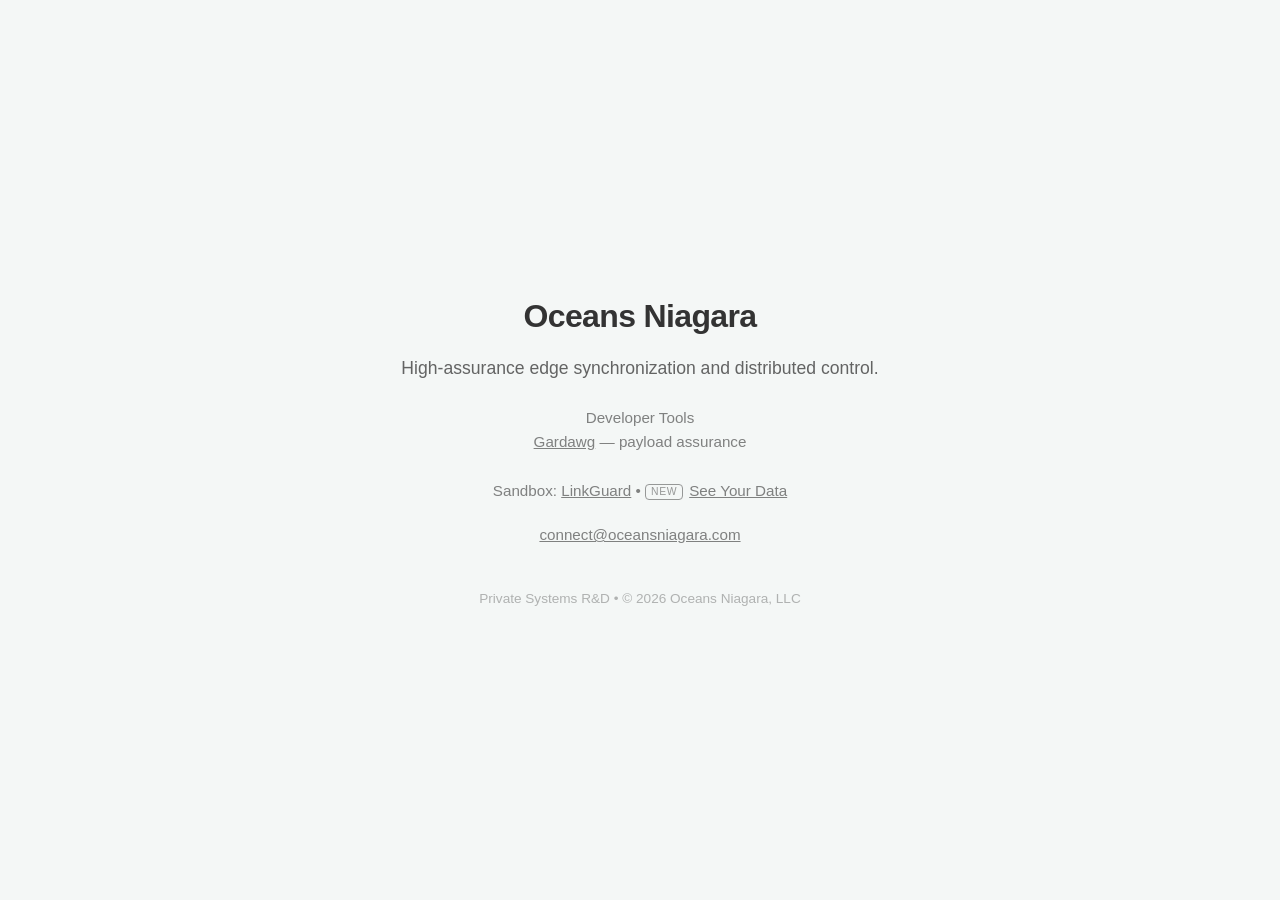
<file: index.html>
<!DOCTYPE html>
<html lang="en">
<head>
  <meta charset="UTF-8">
  <meta name="viewport" content="width=device-width, initial-scale=1.0">
  <title>Oceans Niagara</title>
  <link rel="stylesheet" href="style.css">
  <style>
    body {
      display: flex;
      justify-content: center;
      align-items: center;
      min-height: 100vh;
      margin: 0;
      text-align: center;
    }
    .container {
      max-width: 600px;
      padding: 40px 20px;
    }
    .container h1 {
      font-size: 2rem;
      margin-bottom: 12px;
      letter-spacing: -0.02em;
    }
    .container p {
      font-size: 1.1rem;
      opacity: 0.75;
      line-height: 1.6;
      margin: 0 0 24px 0;
    }
    .contact {
      font-size: 0.95rem;
      opacity: 0.6;
      margin-top: 20px;
    }
    .contact a {
      color: inherit;
      text-decoration: underline;
    }
    .footer {
      font-size: 0.85rem;
      opacity: 0.35;
      margin-top: 40px;
    }
  </style>
</head>
<body>

  <div class="container">
    <h1>Oceans Niagara</h1>
    <p>
      High-assurance edge synchronization and distributed control.
    </p>

    <div class="contact">
      Developer Tools
      <br>
      <a href="/gardawg/">Gardawg</a> — payload assurance
      <br><br>
      Sandbox:
      <a href="/gardawg/sandbox.html">LinkGuard</a> &bull;
      <span style="display: inline-block; font-size: 0.65rem; line-height: 1; text-transform: uppercase; letter-spacing: 0.06em; padding: 2px 5px; border: 1px solid currentColor; border-radius: 4px; margin-right: 6px; vertical-align: middle; opacity: 0.8;">New</span><a href="/see-your-data/">See Your Data</a>
    </div>


    <div class="contact">
      <a href="mailto:connect@oceansniagara.com">connect@oceansniagara.com</a>
    </div>
    <div class="footer">
      Private Systems R&amp;D &bull; &copy; 2026 Oceans Niagara, LLC
    </div>
  </div>

</body>
</html>
</file>
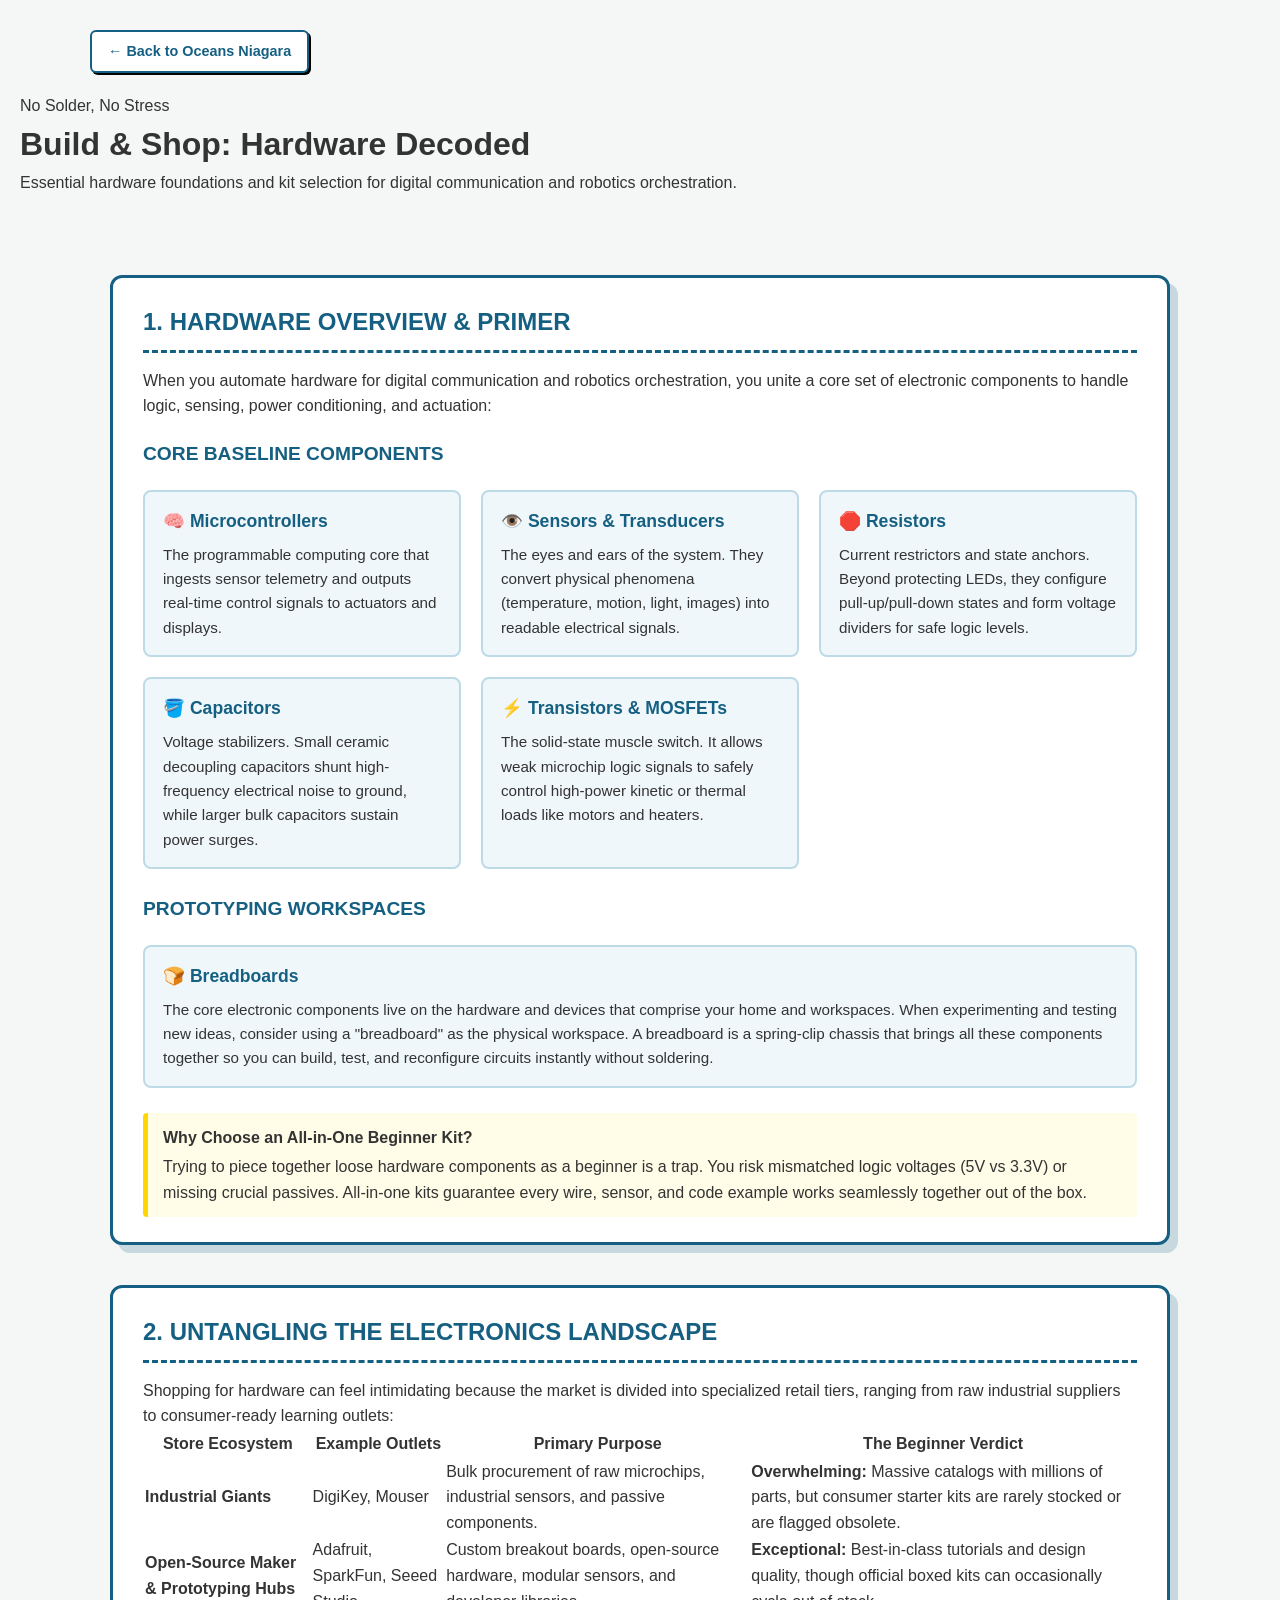
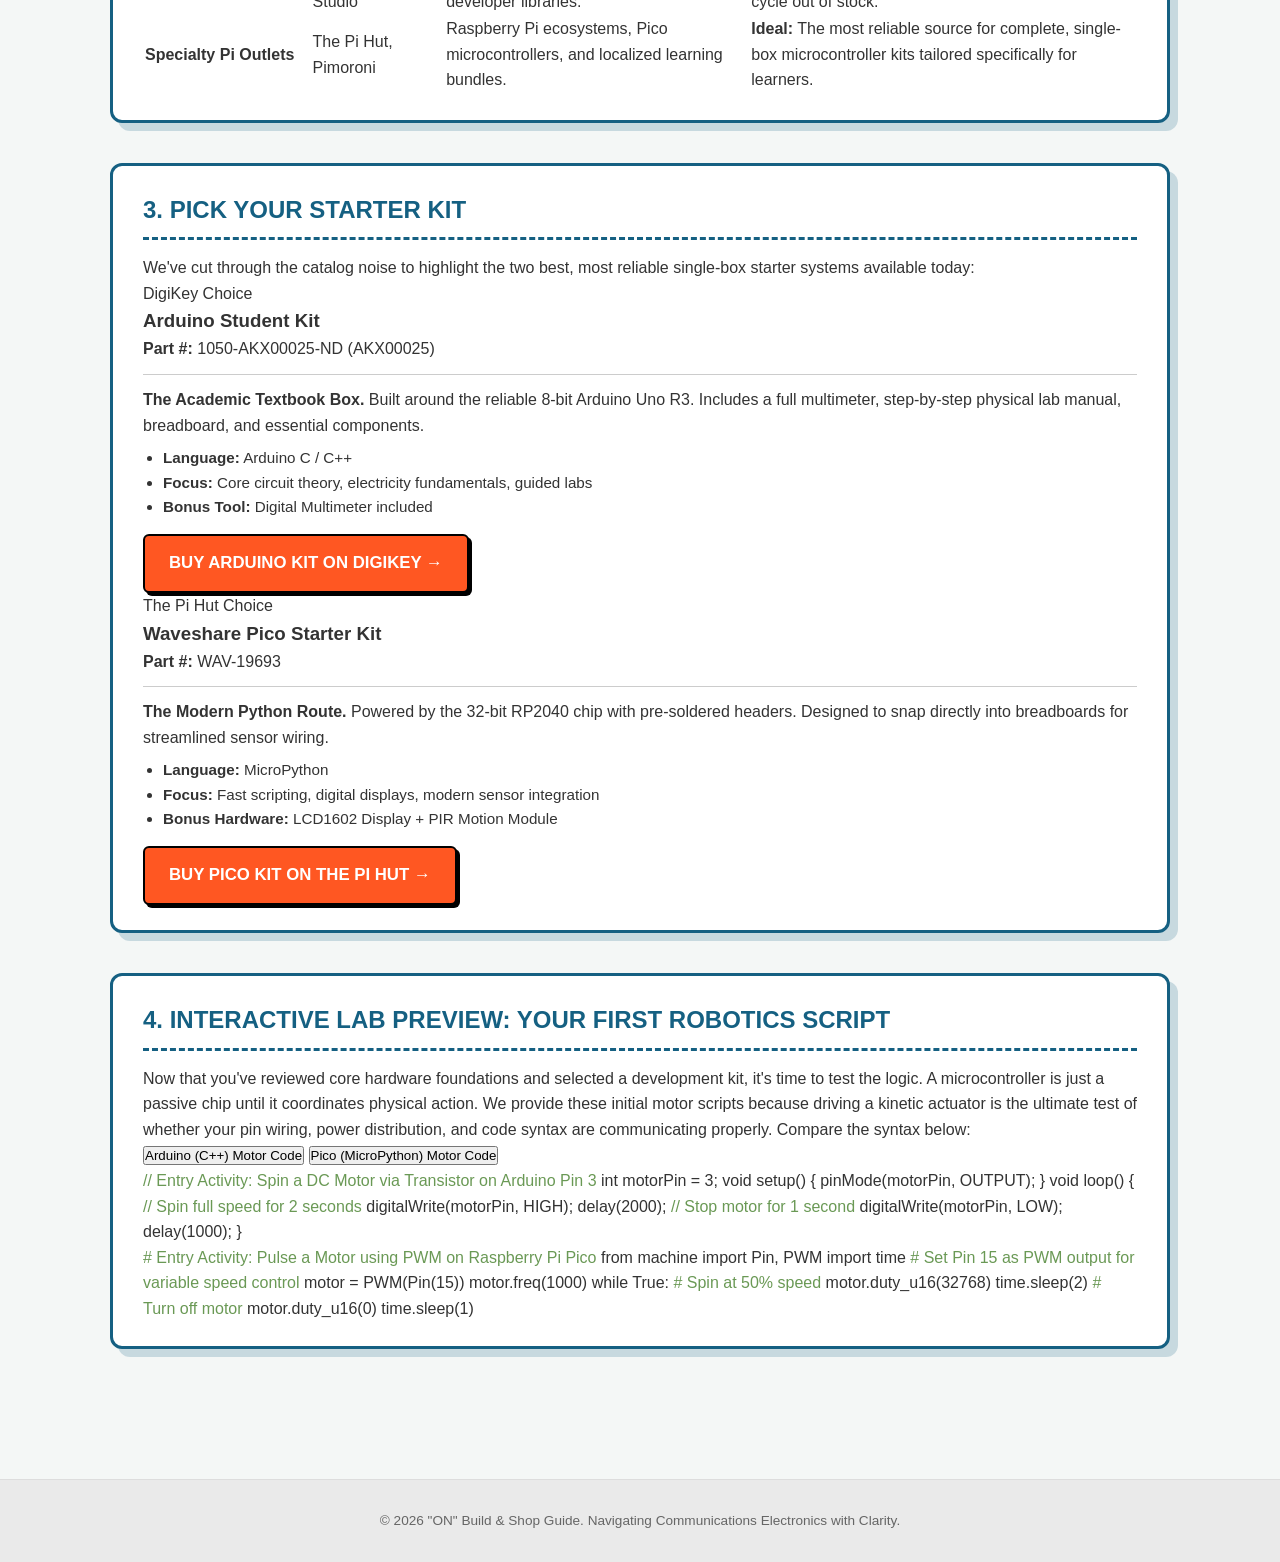
<file: build-and-shop/index.html>
<!DOCTYPE html>
<html lang="en">
<head>
  <meta charset="UTF-8">
  <meta name="viewport" content="width=device-width, initial-scale=1.0">
  <title>Build & Shop: Hardware Decoded</title>
<link rel="stylesheet" href="../style.css">
</head>
<body>

  <header class="dealer-banner" style="position: relative; padding: 30px 20px 40px 20px;">
    
    <div style="max-width: 1100px; margin: 0 auto; text-align: left; margin-bottom: 20px;">
      <a href="../index.html" style="background: #ffffff; color: var(--dark-teal); border: 2px solid var(--dark-teal); padding: 8px 16px; font-weight: 700; text-decoration: none; border-radius: 6px; box-shadow: 2px 2px 0px #000; font-size: 0.9rem; display: inline-flex; align-items: center; gap: 6px; min-height: 40px;">← Back to Oceans Niagara</a>
    </div>

    <span class="badge-pop">No Solder, No Stress</span>
    <h1>Build & Shop: Hardware Decoded</h1>
    <p>Essential hardware foundations and kit selection for digital communication and robotics orchestration.</p>
  </header>

  <main class="container">

    <section class="section-card">
      <h2>1. Hardware Overview & Primer</h2>
      <p>When you automate hardware for digital communication and robotics orchestration, you unite a core set of electronic components to handle logic, sensing, power conditioning, and actuation:</p>
      
      <h3 style="font-size: 1.2rem; color: var(--dark-teal); margin-top: 20px; margin-bottom: 10px; text-transform: uppercase;">Core Baseline Components</h3>
      <div class="component-grid">
        <div class="component-box">
          <h4>🧠 Microcontrollers</h4>
          <p>The programmable computing core that ingests sensor telemetry and outputs real-time control signals to actuators and displays.</p>
        </div>
        <div class="component-box">
          <h4>👁️ Sensors & Transducers</h4>
          <p>The eyes and ears of the system. They convert physical phenomena (temperature, motion, light, images) into readable electrical signals.</p>
        </div>
        <div class="component-box">
          <h4>🛑 Resistors</h4>
          <p>Current restrictors and state anchors. Beyond protecting LEDs, they configure pull-up/pull-down states and form voltage dividers for safe logic levels.</p>
        </div>
        <div class="component-box">
          <h4>🪣 Capacitors</h4>
          <p>Voltage stabilizers. Small ceramic decoupling capacitors shunt high-frequency electrical noise to ground, while larger bulk capacitors sustain power surges.</p>
        </div>
        <div class="component-box">
          <h4>⚡ Transistors & MOSFETs</h4>
          <p>The solid-state muscle switch. It allows weak microchip logic signals to safely control high-power kinetic or thermal loads like motors and heaters.</p>
        </div>
      </div>

      <h3 style="font-size: 1.2rem; color: var(--dark-teal); margin-top: 25px; margin-bottom: 10px; text-transform: uppercase;">Prototyping Workspaces</h3>
      <div class="component-grid" style="grid-template-columns: 1fr;">
        <div class="component-box">
          <h4>🍞 Breadboards</h4>
          <p>The core electronic components live on the hardware and devices that comprise your home and workspaces. When experimenting and testing new ideas, consider using a "breadboard" as the physical workspace. A breadboard is a spring-clip chassis that brings all these components together so you can build, test, and reconfigure circuits instantly without soldering.</p>
        </div>
      </div>

      <div style="margin-top: 25px; background: #fffde7; border-left: 5px solid #ffd600; padding: 12px 15px; border-radius: 4px;">
        <strong>Why Choose an All-in-One Beginner Kit?</strong>
        <p style="margin-top: 4px; margin-bottom: 0;">
          Trying to piece together loose hardware components as a beginner is a trap. You risk mismatched logic voltages (5V vs 3.3V) or missing crucial passives. All-in-one kits guarantee every wire, sensor, and code example works seamlessly together out of the box.
        </p>
      </div>
    </section>

    <section class="section-card">
      <h2>2. Untangling the Electronics Landscape</h2>
      <p>Shopping for hardware can feel intimidating because the market is divided into specialized retail tiers, ranging from raw industrial suppliers to consumer-ready learning outlets:</p>

      <div class="table-wrapper">
        <table class="matrix-table">
          <thead>
            <tr>
              <th>Store Ecosystem</th>
              <th>Example Outlets</th>
              <th>Primary Purpose</th>
              <th>The Beginner Verdict</th>
            </tr>
          </thead>
          <tbody>
            <tr>
              <td><strong>Industrial Giants</strong></td>
              <td>DigiKey, Mouser</td>
              <td>Bulk procurement of raw microchips, industrial sensors, and passive components.</td>
              <td><strong>Overwhelming:</strong> Massive catalogs with millions of parts, but consumer starter kits are rarely stocked or are flagged obsolete.</td>
            </tr>
            <tr>
              <td><strong>Open-Source Maker & Prototyping Hubs</strong></td>
              <td>Adafruit, SparkFun, Seeed Studio</td>
              <td>Custom breakout boards, open-source hardware, modular sensors, and developer libraries.</td>
              <td><strong>Exceptional:</strong> Best-in-class tutorials and design quality, though official boxed kits can occasionally cycle out of stock.</td>
            </tr>
            <tr>
              <td><strong>Specialty Pi Outlets</strong></td>
              <td>The Pi Hut, Pimoroni</td>
              <td>Raspberry Pi ecosystems, Pico microcontrollers, and localized learning bundles.</td>
              <td><strong>Ideal:</strong> The most reliable source for complete, single-box microcontroller kits tailored specifically for learners.</td>
            </tr>
          </tbody>
        </table>
      </div>
    </section>

    <section class="section-card">
      <h2>3. Pick Your Starter Kit</h2>
      <p>We've cut through the catalog noise to highlight the two best, most reliable single-box starter systems available today:</p>

      <div class="product-grid">
        
        <div class="product-card arduino">
          <span class="deal-badge">DigiKey Choice</span>
          <div>
            <h3><a href="https://www.digikey.com/en/products/detail/arduino/AKX00025/13250743?s=N4IgTCBcDaIIwAYCsCC0BBA0gDQXsSqAcgCIgC6AvkA" target="_blank" rel="noopener noreferrer" style="color: inherit; text-decoration: none;">Arduino Student Kit</a></h3>
            <p style="margin-top:0;"><strong>Part #:</strong> 1050-AKX00025-ND (AKX00025)</p>
            <hr style="margin: 12px 0; border: 0; border-top: 1px solid #ccc;">
            <p><strong>The Academic Textbook Box.</strong> Built around the reliable 8-bit Arduino Uno R3. Includes a full multimeter, step-by-step physical lab manual, breadboard, and essential components.</p>
            <ul style="margin-left: 20px; margin-top: 8px; margin-bottom: 0; font-size: 0.95rem;">
              <li><strong>Language:</strong> Arduino C / C++</li>
              <li><strong>Focus:</strong> Core circuit theory, electricity fundamentals, guided labs</li>
              <li><strong>Bonus Tool:</strong> Digital Multimeter included</li>
            </ul>
          </div>
          <a href="https://www.digikey.com/en/products/detail/arduino/AKX00025/13250743?s=N4IgTCBcDaIIwAYCsCC0BBA0gDQXsSqAcgCIgC6AvkA" target="_blank" rel="noopener noreferrer" class="btn-action">Buy Arduino Kit on DigiKey →</a>
        </div>

        <div class="product-card pico">
          <span class="deal-badge">The Pi Hut Choice</span>
          <div>
            <h3><a href="https://thepihut.com/products/raspberry-pi-pico-micropython-learning-kit-pico-included" target="_blank" rel="noopener noreferrer" style="color: inherit; text-decoration: none;">Waveshare Pico Starter Kit</a></h3>
            <p style="margin-top:0;"><strong>Part #:</strong> WAV-19693</p>
            <hr style="margin: 12px 0; border: 0; border-top: 1px solid #ccc;">
            <p><strong>The Modern Python Route.</strong> Powered by the 32-bit RP2040 chip with pre-soldered headers. Designed to snap directly into breadboards for streamlined sensor wiring.</p>
            <ul style="margin-left: 20px; margin-top: 8px; margin-bottom: 0; font-size: 0.95rem;">
              <li><strong>Language:</strong> MicroPython</li>
              <li><strong>Focus:</strong> Fast scripting, digital displays, modern sensor integration</li>
              <li><strong>Bonus Hardware:</strong> LCD1602 Display + PIR Motion Module</li>
            </ul>
          </div>
          <a href="https://thepihut.com/products/raspberry-pi-pico-micropython-learning-kit-pico-included" target="_blank" rel="noopener noreferrer" class="btn-action">Buy Pico Kit on The Pi Hut →</a>
        </div>

      </div>
    </section>

    <section class="section-card">
      <h2>4. Interactive Lab Preview: Your First Robotics Script</h2>
      <p>Now that you've reviewed core hardware foundations and selected a development kit, it's time to test the logic. A microcontroller is just a passive chip until it coordinates physical action. We provide these initial motor scripts because driving a kinetic actuator is the ultimate test of whether your pin wiring, power distribution, and code syntax are communicating properly. Compare the syntax below:</p>

      <div class="robotics-interactive">
        <div class="tab-buttons">
          <button type="button" class="tab-btn active" onclick="switchTab('arduino-code', this)">Arduino (C++) Motor Code</button>
          <button type="button" class="tab-btn" onclick="switchTab('pico-code', this)">Pico (MicroPython) Motor Code</button>
        </div>

        <div id="arduino-code" class="code-block active">
<span style="color: #6a9955;">// Entry Activity: Spin a DC Motor via Transistor on Arduino Pin 3</span>
int motorPin = 3;

void setup() {
  pinMode(motorPin, OUTPUT);
}

void loop() {
  <span style="color: #6a9955;">// Spin full speed for 2 seconds</span>
  digitalWrite(motorPin, HIGH);
  delay(2000);
  
  <span style="color: #6a9955;">// Stop motor for 1 second</span>
  digitalWrite(motorPin, LOW);
  delay(1000);
  }</div>

        <div id="pico-code" class="code-block">
<span style="color: #6a9955;"># Entry Activity: Pulse a Motor using PWM on Raspberry Pi Pico</span>
from machine import Pin, PWM
import time

<span style="color: #6a9955;"># Set Pin 15 as PWM output for variable speed control</span>
motor = PWM(Pin(15))
motor.freq(1000)

while True:
    <span style="color: #6a9955;"># Spin at 50% speed</span>
    motor.duty_u16(32768)
    time.sleep(2)
    
    <span style="color: #6a9955;"># Turn off motor</span>
    motor.duty_u16(0)
    time.sleep(1)</div>
      </div>
    </section>

  </main>

  <footer>
    <p>&copy; 2026 "ON" Build & Shop Guide. Navigating Communications Electronics with Clarity.</p>
  </footer>

  <script>
    function switchTab(tabId, element) {
      const codeBlocks = document.querySelectorAll('.code-block');
      codeBlocks.forEach(block => block.classList.remove('active'));

      const buttons = document.querySelectorAll('.tab-btn');
      buttons.forEach(btn => btn.classList.remove('active'));

      document.getElementById(tabId).classList.add('active');
      element.classList.add('active');
    }
  </script>

</body>
</html>
</file>
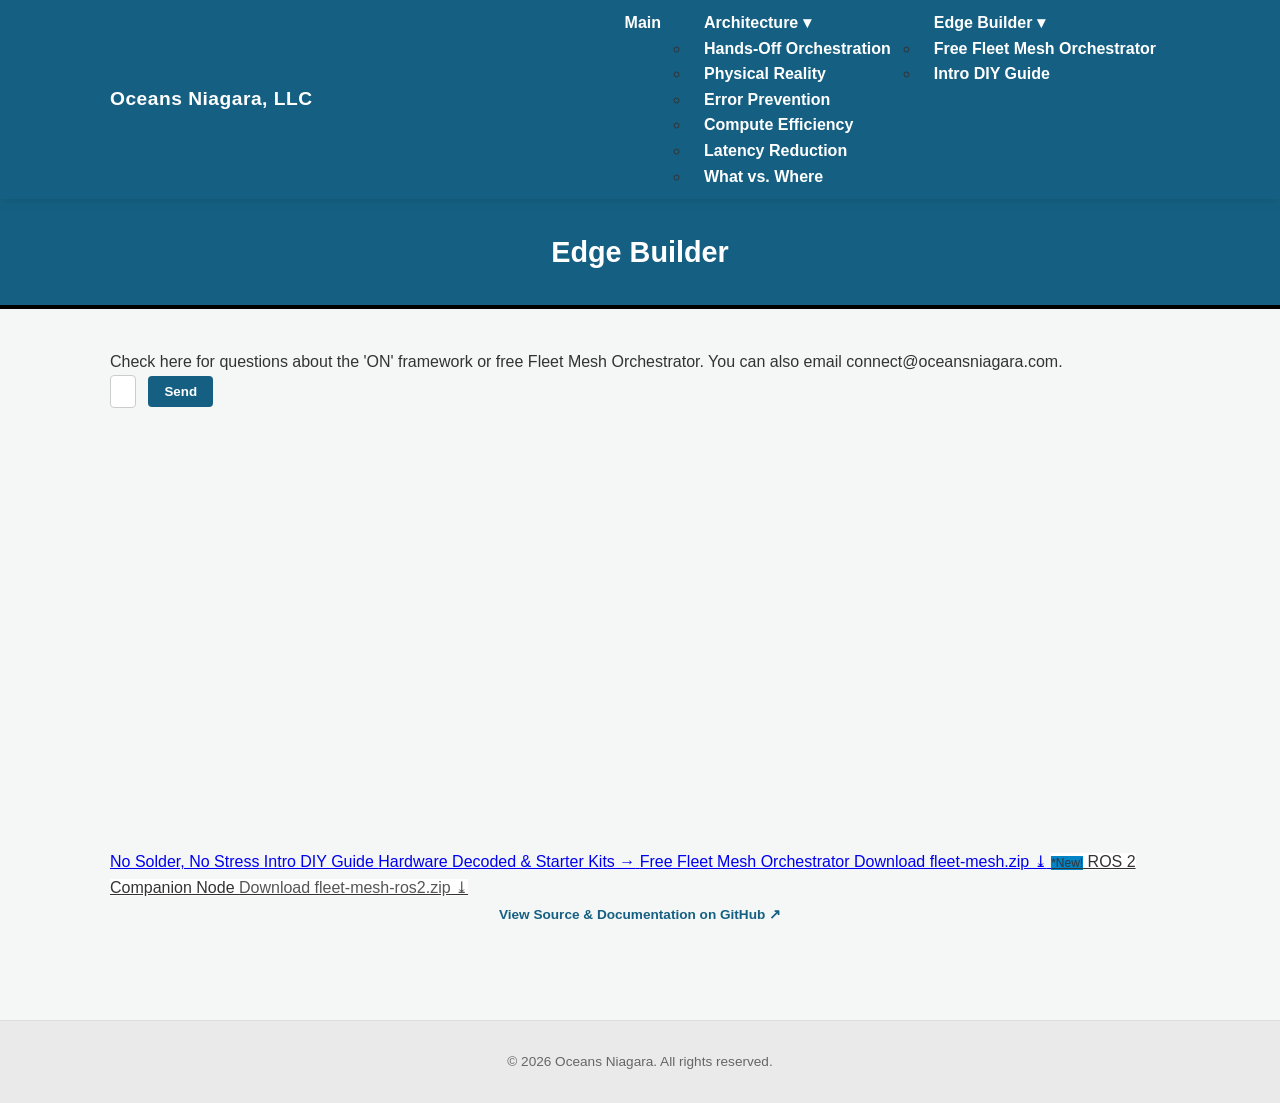
<file: edge-builder/index.html>
<!DOCTYPE html>
<html lang="en">
<head>
  <meta charset="UTF-8">
  <meta name="viewport" content="width=device-width, initial-scale=1.0">
  <title>Oceans Niagara - Fleet Mesh Assistant</title>
  <link rel="stylesheet" href="../style.css?v=3">
</head>
<body>

<nav>
    <div class="nav-container">
      <a href="/" class="nav-logo">Oceans Niagara, LLC</a>
      <ul class="nav-links">
        <li><a href="/">Main</a></li>
        <li class="dropdown">
          <a href="/architecture/">Architecture ▾</a>
          <ul class="dropdown-menu">
            <li><a href="/architecture/#orchestration">Hands-Off Orchestration</a></li>
            <li><a href="/architecture/#physical-reality">Physical Reality</a></li>
            <li><a href="/architecture/#error-prevention">Error Prevention</a></li>
            <li><a href="/architecture/#compute-efficiency">Compute Efficiency</a></li>
            <li><a href="/architecture/#latency-reduction">Latency Reduction</a></li>
            <li><a href="/architecture/#what-vs-where">What vs. Where</a></li>
          </ul>
        </li>
        <li class="dropdown">
          <a href="/edge-builder/">Edge Builder ▾</a>
          <ul class="dropdown-menu">
            <li><a href="https://github.com/Oceans-Niagara/fleet-mesh/releases/download/v1.0.0/fleet-mesh.zip" download="fleet-mesh.zip" title="Click to download zip, then double-click the 'Run' file for your operating system (Windows, Mac, or Linux).">Free Fleet Mesh Orchestrator</a></li>
            <li><a href="/intro-diy-guide/">Intro DIY Guide</a></li>
          </ul>
        </li>
      </ul>
    </div>
  </nav>

  <header class="page-banner">
    <h1>Edge Builder</h1>
  </header>

  <main class="container">
    <div class="edge-builder-grid">
      <div class="copilot-card" style="height: 500px;">
        <div class="copilot-chat" id="chat-box">
          <div class="message assistant">
            Check here for questions about the 'ON' framework or free Fleet Mesh Orchestrator. You can also email connect@oceansniagara.com.
          </div>
        </div>
        
        <div class="copilot-input-area">
          <input type="text" id="userInput" placeholder="Ask about the 'ON' framework or free Fleet Mesh Orchestrator..." style="flex: 1; min-width: 0; width: 0; border: 1px solid #ccc; border-radius: 4px; padding: 8px 12px; outline: none;">
          <button id="send-btn" style="background-color: var(--dark-teal); color: white; border: none; padding: 8px 16px; margin-left: 8px; border-radius: 4px; cursor: pointer; font-weight: 600;">Send</button>
        </div>
      </div>

      <div class="edge-builder-sidebar">
        <a href="/intro-diy-guide/" class="btn-side-diy">
          <span class="badge-pop">No Solder, No Stress</span>
          Intro DIY Guide
          <span class="subtext">Hardware Decoded & Starter Kits →</span>
        </a>

        <a href="https://github.com/Oceans-Niagara/fleet-mesh/releases/download/v1.0.0/fleet-mesh.zip" download="fleet-mesh.zip" title="Click to download zip, extract all files, then double-click the 'Run' file for your operating system (Windows, Mac, or Linux)." class="btn-side-download">
          Free Fleet Mesh Orchestrator
          <span class="subtext">Download fleet-mesh.zip ⤓</span>
        </a>

        <a href="https://github.com/Oceans-Niagara/fleet-mesh/releases/download/v1.0.0/fleet-mesh-ros2.zip" download="fleet-mesh-ros2.zip" title="Download ROS 2 Companion Node package (Python / rclpy / CBOR bridge)." class="btn-side-download" style="background: #ffffff; color: var(--text-dark);">
          <span class="badge-pop" style="background-color: #0284c7; margin-bottom: 6px; font-size: 0.75rem;">*New!</span>
          ROS 2 Companion Node
          <span class="subtext" style="color: #555555;">Download fleet-mesh-ros2.zip ⤓</span>
        </a>

        <a href="https://github.com/Oceans-Niagara/fleet-mesh" target="_blank" rel="noopener noreferrer" style="display: block; text-align: center; font-size: 0.85rem; font-weight: 600; color: var(--dark-teal); text-decoration: none; padding: 4px 0;">
          View Source & Documentation on GitHub ↗
        </a>
      </div>
    </div>
  </main>

  <footer>
    <p>&copy; 2026 Oceans Niagara. All rights reserved.</p>
  </footer>

  <script>
    const chatBox = document.getElementById('chat-box');
    const sendBtn = document.getElementById('send-btn');
    const inputField = document.getElementById('userInput');

    async function sendRagQuery() {
      const query = inputField.value.trim();
      if (!query) return;

      inputField.disabled = true;
      sendBtn.disabled = true;

      const userMsg = document.createElement('div');
      userMsg.className = 'message user';
      userMsg.textContent = query;
      chatBox.appendChild(userMsg);
      
      inputField.value = '';
      chatBox.scrollTop = chatBox.scrollHeight;

      const loadingId = 'loading-' + Date.now();
      const assistantMsg = document.createElement('div');
      assistantMsg.className = 'message assistant';
      assistantMsg.id = loadingId;
      assistantMsg.textContent = 'Thinking...';
      chatBox.appendChild(assistantMsg);
      chatBox.scrollTop = chatBox.scrollHeight;

      try {
        const response = await fetch('https://weathered-breeze-273c.ph-morton.workers.dev', {
          method: 'POST',
          headers: { 'Content-Type': 'application/json' },
          body: JSON.stringify({ userQuery: query })
        });
        const data = await response.json();
        const loadingElement = document.getElementById(loadingId);
        
        if (data.answer) {
          if (data.answer.includes("\n\nSources: ")) {
            const parts = data.answer.split("\n\nSources: ");
            const mainText = parts[0];
            const sourceFiles = parts[1];

            loadingElement.innerHTML = `
              <div class="answer-text" style="margin-bottom: 8px;">${mainText}</div>
              <div class="sources-badge" style="font-size: 0.75rem; color: #94a3b8; border-top: 1px solid #334155; padding-top: 4px; display: inline-block;">
                📁 Reference: <span style="font-style: italic;">${sourceFiles}</span>
              </div>
            `;
          } else {
            loadingElement.textContent = data.answer;
          }
        } else if (data.error) {
          loadingElement.textContent = `Orchestration Error: ${data.error}`;
        } else {
          loadingElement.textContent = "I couldn't generate an answer right now.";
        }
      } catch (error) {
        document.getElementById(loadingId).textContent = "Error parsing the response from the edge server.";
      } finally {
        inputField.disabled = false;
        sendBtn.disabled = false;
        inputField.focus();
        chatBox.scrollTop = chatBox.scrollHeight;
      }
    }

    sendBtn.addEventListener('click', sendRagQuery);
    inputField.addEventListener('keydown', (e) => {
      if (e.key === 'Enter') sendRagQuery();
    });
    
  </script>

</body>
</html>
</file>
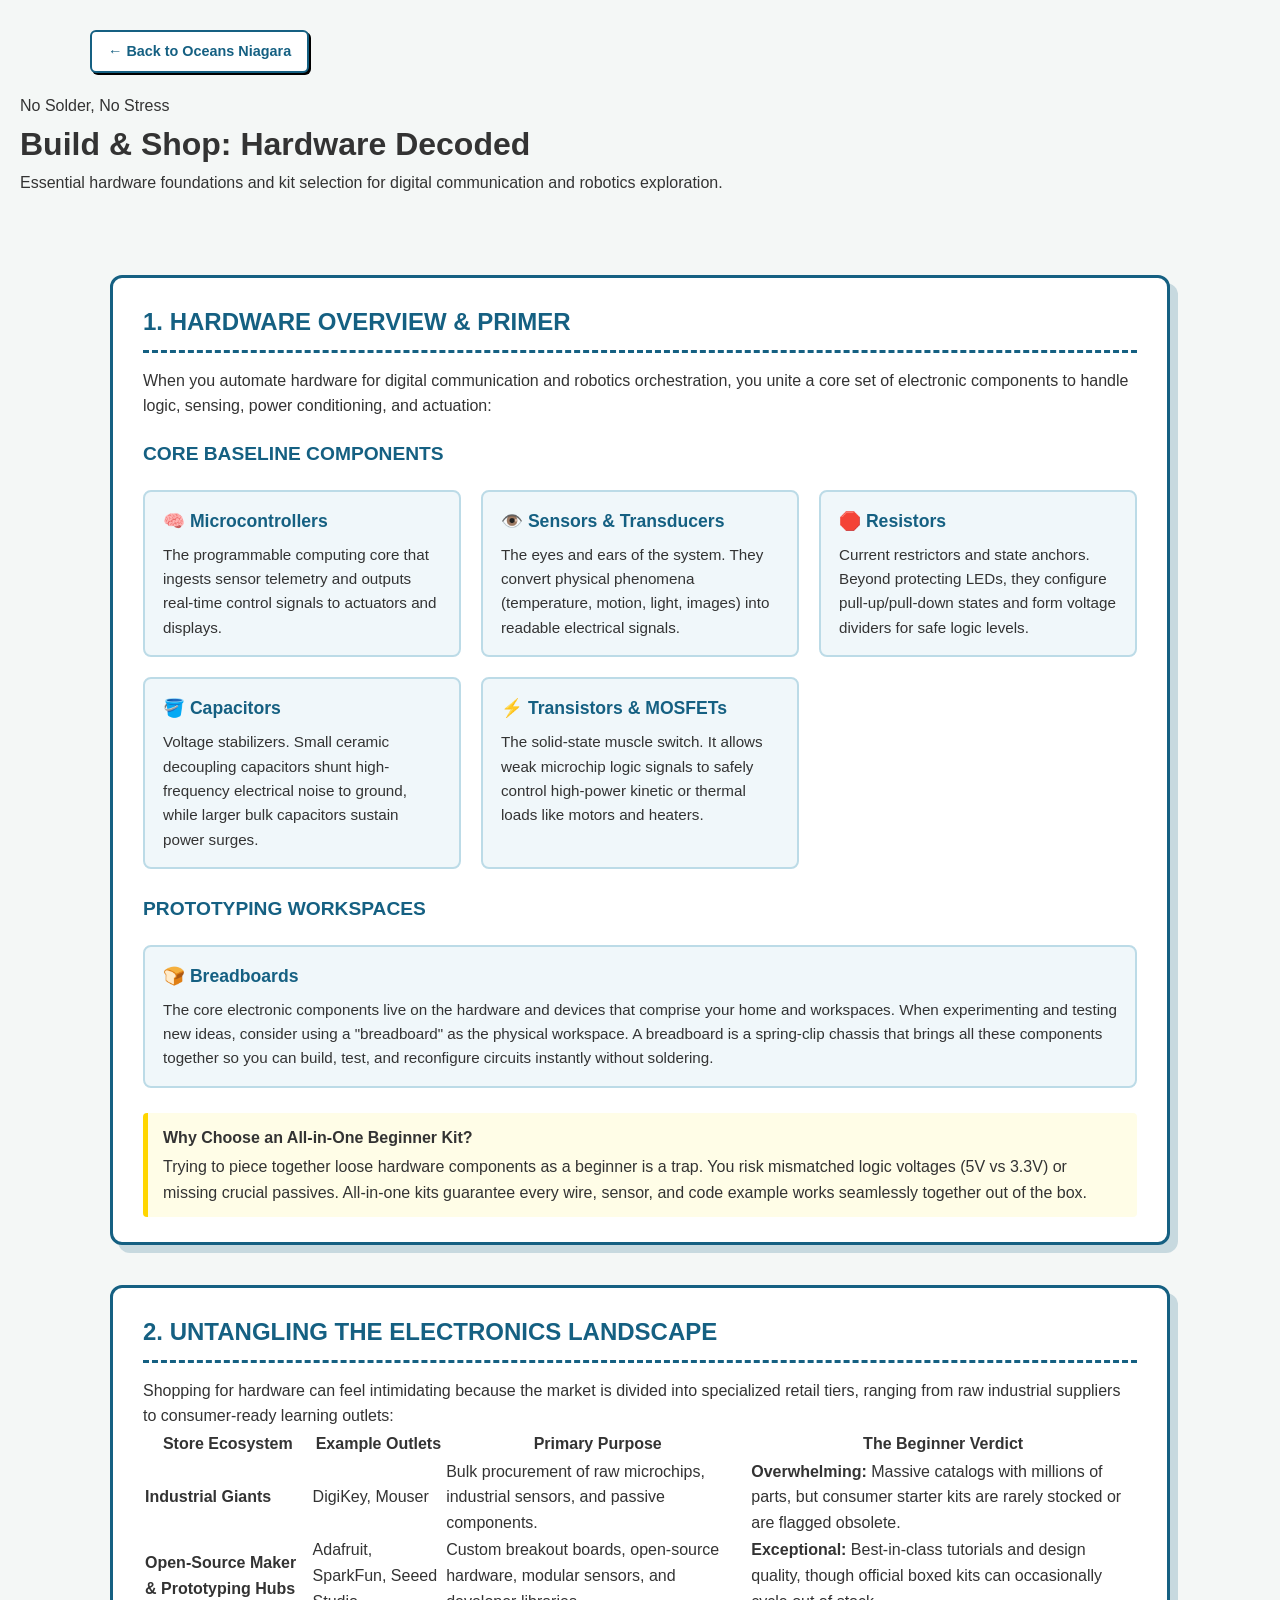
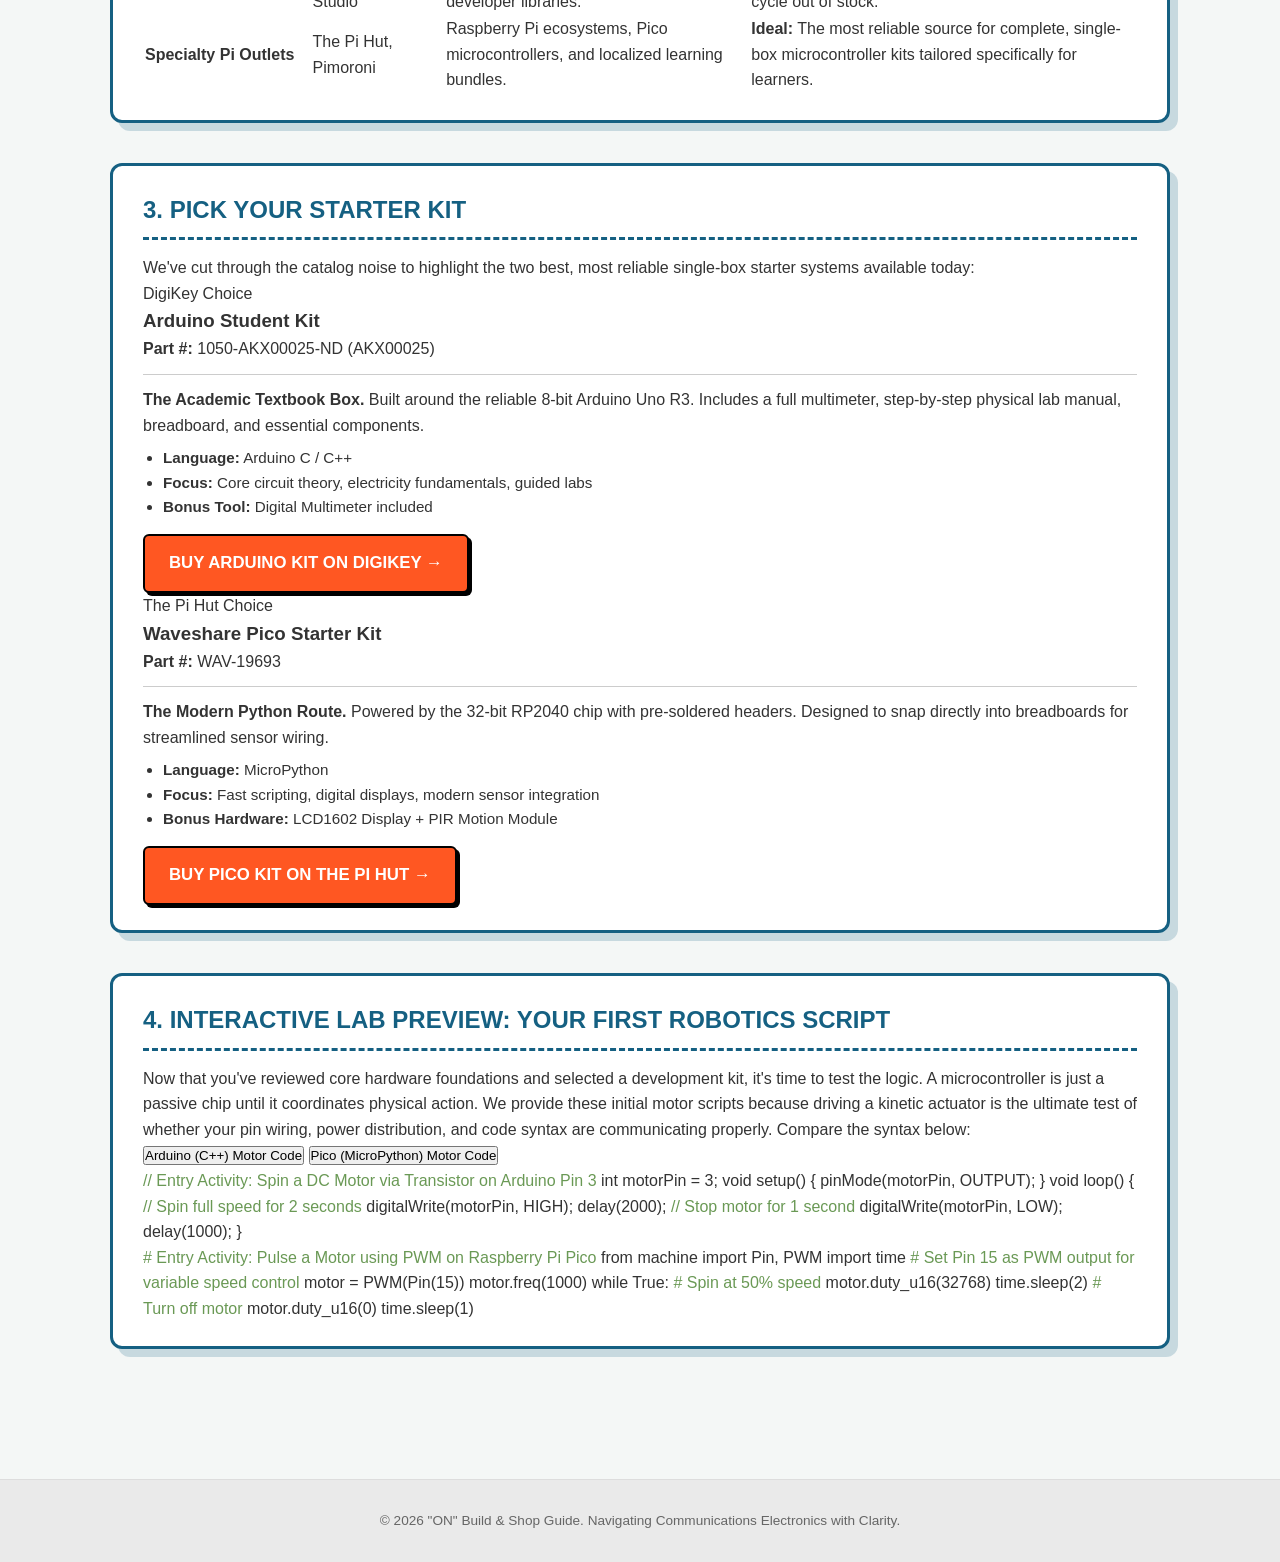
<file: intro-diy-guide/index.html>
<!DOCTYPE html>
<html lang="en">
<head>
  <meta charset="UTF-8">
  <meta name="viewport" content="width=device-width, initial-scale=1.0">
  <title>Build & Shop: Hardware Decoded</title>
<link rel="stylesheet" href="../style.css">
</head>
<body>

  <header class="dealer-banner" style="position: relative; padding: 30px 20px 40px 20px;">
    
    <div style="max-width: 1100px; margin: 0 auto; text-align: left; margin-bottom: 20px;">
      <a href="../index.html" style="background: #ffffff; color: var(--dark-teal); border: 2px solid var(--dark-teal); padding: 8px 16px; font-weight: 700; text-decoration: none; border-radius: 6px; box-shadow: 2px 2px 0px #000; font-size: 0.9rem; display: inline-flex; align-items: center; gap: 6px; min-height: 40px;">← Back to Oceans Niagara</a>
    </div>

    <span class="badge-pop">No Solder, No Stress</span>
    <h1>Build & Shop: Hardware Decoded</h1>
    <p>Essential hardware foundations and kit selection for digital communication and robotics exploration.</p>
  </header>

  <main class="container">

    <section class="section-card">
      <h2>1. Hardware Overview & Primer</h2>
      <p>When you automate hardware for digital communication and robotics orchestration, you unite a core set of electronic components to handle logic, sensing, power conditioning, and actuation:</p>
      
      <h3 style="font-size: 1.2rem; color: var(--dark-teal); margin-top: 20px; margin-bottom: 10px; text-transform: uppercase;">Core Baseline Components</h3>
      <div class="component-grid">
        <div class="component-box">
          <h4>🧠 Microcontrollers</h4>
          <p>The programmable computing core that ingests sensor telemetry and outputs real-time control signals to actuators and displays.</p>
        </div>
        <div class="component-box">
          <h4>👁️ Sensors & Transducers</h4>
          <p>The eyes and ears of the system. They convert physical phenomena (temperature, motion, light, images) into readable electrical signals.</p>
        </div>
        <div class="component-box">
          <h4>🛑 Resistors</h4>
          <p>Current restrictors and state anchors. Beyond protecting LEDs, they configure pull-up/pull-down states and form voltage dividers for safe logic levels.</p>
        </div>
        <div class="component-box">
          <h4>🪣 Capacitors</h4>
          <p>Voltage stabilizers. Small ceramic decoupling capacitors shunt high-frequency electrical noise to ground, while larger bulk capacitors sustain power surges.</p>
        </div>
        <div class="component-box">
          <h4>⚡ Transistors & MOSFETs</h4>
          <p>The solid-state muscle switch. It allows weak microchip logic signals to safely control high-power kinetic or thermal loads like motors and heaters.</p>
        </div>
      </div>

      <h3 style="font-size: 1.2rem; color: var(--dark-teal); margin-top: 25px; margin-bottom: 10px; text-transform: uppercase;">Prototyping Workspaces</h3>
      <div class="component-grid" style="grid-template-columns: 1fr;">
        <div class="component-box">
          <h4>🍞 Breadboards</h4>
          <p>The core electronic components live on the hardware and devices that comprise your home and workspaces. When experimenting and testing new ideas, consider using a "breadboard" as the physical workspace. A breadboard is a spring-clip chassis that brings all these components together so you can build, test, and reconfigure circuits instantly without soldering.</p>
        </div>
      </div>

      <div style="margin-top: 25px; background: #fffde7; border-left: 5px solid #ffd600; padding: 12px 15px; border-radius: 4px;">
        <strong>Why Choose an All-in-One Beginner Kit?</strong>
        <p style="margin-top: 4px; margin-bottom: 0;">
          Trying to piece together loose hardware components as a beginner is a trap. You risk mismatched logic voltages (5V vs 3.3V) or missing crucial passives. All-in-one kits guarantee every wire, sensor, and code example works seamlessly together out of the box.
        </p>
      </div>
    </section>

    <section class="section-card">
      <h2>2. Untangling the Electronics Landscape</h2>
      <p>Shopping for hardware can feel intimidating because the market is divided into specialized retail tiers, ranging from raw industrial suppliers to consumer-ready learning outlets:</p>

      <div class="table-wrapper">
        <table class="matrix-table">
          <thead>
            <tr>
              <th>Store Ecosystem</th>
              <th>Example Outlets</th>
              <th>Primary Purpose</th>
              <th>The Beginner Verdict</th>
            </tr>
          </thead>
          <tbody>
            <tr>
              <td><strong>Industrial Giants</strong></td>
              <td>DigiKey, Mouser</td>
              <td>Bulk procurement of raw microchips, industrial sensors, and passive components.</td>
              <td><strong>Overwhelming:</strong> Massive catalogs with millions of parts, but consumer starter kits are rarely stocked or are flagged obsolete.</td>
            </tr>
            <tr>
              <td><strong>Open-Source Maker & Prototyping Hubs</strong></td>
              <td>Adafruit, SparkFun, Seeed Studio</td>
              <td>Custom breakout boards, open-source hardware, modular sensors, and developer libraries.</td>
              <td><strong>Exceptional:</strong> Best-in-class tutorials and design quality, though official boxed kits can occasionally cycle out of stock.</td>
            </tr>
            <tr>
              <td><strong>Specialty Pi Outlets</strong></td>
              <td>The Pi Hut, Pimoroni</td>
              <td>Raspberry Pi ecosystems, Pico microcontrollers, and localized learning bundles.</td>
              <td><strong>Ideal:</strong> The most reliable source for complete, single-box microcontroller kits tailored specifically for learners.</td>
            </tr>
          </tbody>
        </table>
      </div>
    </section>

    <section class="section-card">
      <h2>3. Pick Your Starter Kit</h2>
      <p>We've cut through the catalog noise to highlight the two best, most reliable single-box starter systems available today:</p>

      <div class="product-grid">
        
        <div class="product-card arduino">
          <span class="deal-badge">DigiKey Choice</span>
          <div>
            <h3><a href="https://www.digikey.com/en/products/detail/arduino/AKX00025/13250743?s=N4IgTCBcDaIIwAYCsCC0BBA0gDQXsSqAcgCIgC6AvkA" target="_blank" rel="noopener noreferrer" style="color: inherit; text-decoration: none;">Arduino Student Kit</a></h3>
            <p style="margin-top:0;"><strong>Part #:</strong> 1050-AKX00025-ND (AKX00025)</p>
            <hr style="margin: 12px 0; border: 0; border-top: 1px solid #ccc;">
            <p><strong>The Academic Textbook Box.</strong> Built around the reliable 8-bit Arduino Uno R3. Includes a full multimeter, step-by-step physical lab manual, breadboard, and essential components.</p>
            <ul style="margin-left: 20px; margin-top: 8px; margin-bottom: 0; font-size: 0.95rem;">
              <li><strong>Language:</strong> Arduino C / C++</li>
              <li><strong>Focus:</strong> Core circuit theory, electricity fundamentals, guided labs</li>
              <li><strong>Bonus Tool:</strong> Digital Multimeter included</li>
            </ul>
          </div>
          <a href="https://www.digikey.com/en/products/detail/arduino/AKX00025/13250743?s=N4IgTCBcDaIIwAYCsCC0BBA0gDQXsSqAcgCIgC6AvkA" target="_blank" rel="noopener noreferrer" class="btn-action">Buy Arduino Kit on DigiKey →</a>
        </div>

        <div class="product-card pico">
          <span class="deal-badge">The Pi Hut Choice</span>
          <div>
            <h3><a href="https://thepihut.com/products/raspberry-pi-pico-micropython-learning-kit-pico-included" target="_blank" rel="noopener noreferrer" style="color: inherit; text-decoration: none;">Waveshare Pico Starter Kit</a></h3>
            <p style="margin-top:0;"><strong>Part #:</strong> WAV-19693</p>
            <hr style="margin: 12px 0; border: 0; border-top: 1px solid #ccc;">
            <p><strong>The Modern Python Route.</strong> Powered by the 32-bit RP2040 chip with pre-soldered headers. Designed to snap directly into breadboards for streamlined sensor wiring.</p>
            <ul style="margin-left: 20px; margin-top: 8px; margin-bottom: 0; font-size: 0.95rem;">
              <li><strong>Language:</strong> MicroPython</li>
              <li><strong>Focus:</strong> Fast scripting, digital displays, modern sensor integration</li>
              <li><strong>Bonus Hardware:</strong> LCD1602 Display + PIR Motion Module</li>
            </ul>
          </div>
          <a href="https://thepihut.com/products/raspberry-pi-pico-micropython-learning-kit-pico-included" target="_blank" rel="noopener noreferrer" class="btn-action">Buy Pico Kit on The Pi Hut →</a>
        </div>

      </div>
    </section>

    <section class="section-card">
      <h2>4. Interactive Lab Preview: Your First Robotics Script</h2>
      <p>Now that you've reviewed core hardware foundations and selected a development kit, it's time to test the logic. A microcontroller is just a passive chip until it coordinates physical action. We provide these initial motor scripts because driving a kinetic actuator is the ultimate test of whether your pin wiring, power distribution, and code syntax are communicating properly. Compare the syntax below:</p>

      <div class="robotics-interactive">
        <div class="tab-buttons">
          <button type="button" class="tab-btn active" onclick="switchTab('arduino-code', this)">Arduino (C++) Motor Code</button>
          <button type="button" class="tab-btn" onclick="switchTab('pico-code', this)">Pico (MicroPython) Motor Code</button>
        </div>

        <div id="arduino-code" class="code-block active">
<span style="color: #6a9955;">// Entry Activity: Spin a DC Motor via Transistor on Arduino Pin 3</span>
int motorPin = 3;

void setup() {
  pinMode(motorPin, OUTPUT);
}

void loop() {
  <span style="color: #6a9955;">// Spin full speed for 2 seconds</span>
  digitalWrite(motorPin, HIGH);
  delay(2000);
  
  <span style="color: #6a9955;">// Stop motor for 1 second</span>
  digitalWrite(motorPin, LOW);
  delay(1000);
  }</div>

        <div id="pico-code" class="code-block">
<span style="color: #6a9955;"># Entry Activity: Pulse a Motor using PWM on Raspberry Pi Pico</span>
from machine import Pin, PWM
import time

<span style="color: #6a9955;"># Set Pin 15 as PWM output for variable speed control</span>
motor = PWM(Pin(15))
motor.freq(1000)

while True:
    <span style="color: #6a9955;"># Spin at 50% speed</span>
    motor.duty_u16(32768)
    time.sleep(2)
    
    <span style="color: #6a9955;"># Turn off motor</span>
    motor.duty_u16(0)
    time.sleep(1)</div>
      </div>
    </section>

  </main>

  <footer>
    <p>&copy; 2026 "ON" Build & Shop Guide. Navigating Communications Electronics with Clarity.</p>
  </footer>

  <script>
    function switchTab(tabId, element) {
      const codeBlocks = document.querySelectorAll('.code-block');
      codeBlocks.forEach(block => block.classList.remove('active'));

      const buttons = document.querySelectorAll('.tab-btn');
      buttons.forEach(btn => btn.classList.remove('active'));

      document.getElementById(tabId).classList.add('active');
      element.classList.add('active');
    }
  </script>

</body>
</html>
</file>
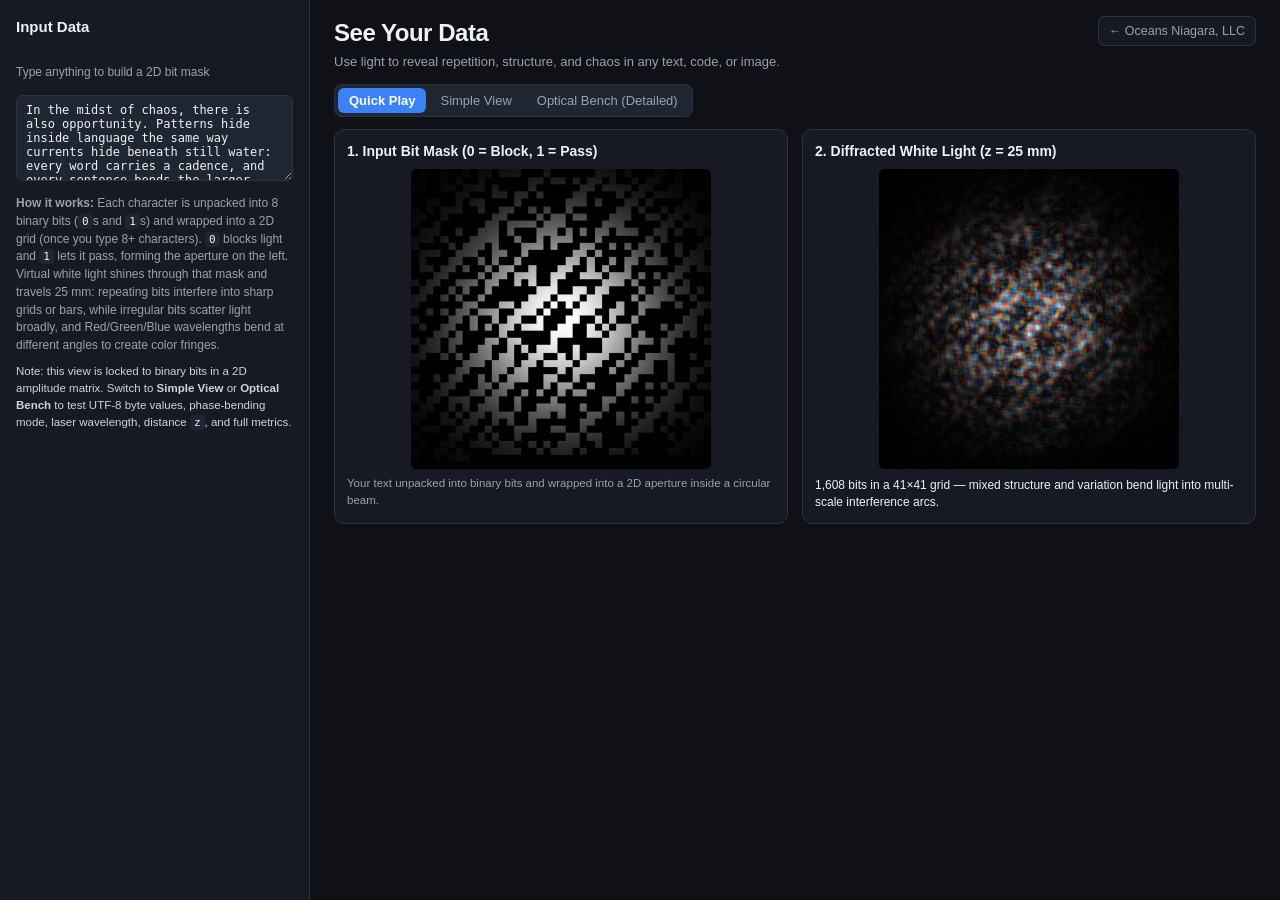
<file: see-your-data/index.html>
<!DOCTYPE html>
<html lang="en">
<head>
  <meta charset="UTF-8" />
  <meta name="viewport" content="width=device-width, initial-scale=1.0" />
  <title>See Your Data - Digital Optics & Structure Bench</title>
  <link rel="stylesheet" href="./style.css?v=6" />
</head>
<body>
  <div class="app-shell play-mode">
    <!-- SIDEBAR -->
    <aside class="sidebar">
      <div id="sidebar-play-controls" class="sidebar-section">
        <h2>Input Data</h2>
        <label class="field-label" for="play-text-input">Type anything to build a 2D bit mask</label>
        <textarea id="play-text-input" rows="5" placeholder="Try repeating letters (abababab), uniform letters (aaaaaaaa), code, or random keys..."></textarea>
        <p class="play-explainer">
          <strong>How it works:</strong> Each character is unpacked into 8 binary bits (<code>0</code>s and <code>1</code>s) and wrapped into a 2D grid (once you type 8+ characters). <code>0</code> blocks light and <code>1</code> lets it pass, forming the aperture on the left. Virtual white light shines through that mask and travels 25 mm: repeating bits interfere into sharp grids or bars, while irregular bits scatter light broadly, and Red/Green/Blue wavelengths bend at different angles to create color fringes.
          <span class="play-caveat">Note: this view is locked to binary bits in a 2D amplitude matrix. Switch to <strong>Simple View</strong> or <strong>Optical Bench</strong> to test UTF-8 byte values, phase-bending mode, laser wavelength, distance <code>z</code>, and full metrics.</span>
        </p>
      </div>

      <div id="sidebar-full-controls" class="hidden">
        <div class="sidebar-section">
          <h2>Input Data</h2>
          <div class="segmented" id="source-type-tabs">
            <button type="button" class="seg-btn active" data-source="text">Text / Code</button>
            <button type="button" class="seg-btn" data-source="image">Image</button>
          </div>

          <!-- TEXT CONTROLS -->
          <div id="text-controls">
            <div class="label-row"><span>Quick Presets</span></div>
            <div class="preset-grid">
              <button type="button" class="btn-secondary" data-preset="prose">Prose</button>
              <button type="button" class="btn-secondary" data-preset="repetition">Repetition</button>
              <button type="button" class="btn-secondary" data-preset="code">Python Code</button>
              <button type="button" class="btn-secondary" data-preset="random">Random Static</button>
            </div>

            <label class="field-label" for="text-file-input">Upload text/code file</label>
            <input type="file" id="text-file-input" accept=".txt,.py,.js,.ts,.md,.json,.csv,.html" />
            <div id="text-file-info" class="hint-text hidden"></div>

            <label class="field-label" for="text-input">Or enter text / code</label>
            <textarea id="text-input" rows="4"></textarea>

            <label class="checkbox-row" title="Unpacks every character into raw 1s and 0s—revealing hidden binary waves even in repeated letters like 'aaaa'.">
              <input type="checkbox" id="hidden-binary" />
              <span>Hidden Binary (Bit-Level)</span>
            </label>

            <div class="two-col-fields">
              <div>
                <label class="field-label" for="text-mode">1D Encoding</label>
                <select id="text-mode">
                  <option value="utf8">utf8</option>
                  <option value="auto">auto</option>
                  <option value="bits">bits</option>
                  <option value="word_lengths">word_lengths</option>
                </select>
              </div>
              <div>
                <label class="field-label" for="text-layout">2D Mask</label>
                <select id="text-layout">
                  <option value="grating">grating</option>
                  <option value="matrix">matrix</option>
                </select>
              </div>
            </div>
          </div>

          <!-- IMAGE CONTROLS -->
          <div id="image-controls" class="hidden">
            <label class="field-label" for="image-sample-select">Image Source</label>
            <select id="image-sample-select">
              <option value="cloud">Sample: Organic 1/f Cloud</option>
              <option value="ripples">Sample: Concentric Ripples</option>
              <option value="grid">Sample: Geometric Grid</option>
              <option value="noise">Sample: White Noise</option>
              <option value="upload">Upload your own...</option>
            </select>

            <div id="image-upload-wrap" class="hidden">
              <label class="field-label" for="image-file-input">Upload PNG / JPEG / WebP</label>
              <input type="file" id="image-file-input" accept="image/*" />
            </div>
          </div>
        </div>

        <hr />

        <div class="sidebar-section">
          <h2>Light Settings</h2>
          <div class="radio-stack">
            <label class="radio-row" title="Bends light like varying glass thickness (bright caustics).">
              <input type="radio" name="optics-mode" value="phase" checked />
              <span>Phase Filter (Bends Light)</span>
            </label>
            <label class="radio-row" title="Blocks light like a dark film slide.">
              <input type="radio" name="optics-mode" value="amplitude" />
              <span>Amplitude Filter (Blocks Light)</span>
            </label>
          </div>

          <label class="checkbox-row" title="Shines Red, Green, and Blue light together so frequencies split into rainbow fringes.">
            <input type="checkbox" id="white-light" />
            <span>Polychromatic White Light (RGB)</span>
          </label>

          <div id="wavelength-wrap">
            <div class="slider-header">
              <label for="wavelength-slider">Laser Wavelength</label>
              <span id="wavelength-val" class="mono">532 nm</span>
            </div>
            <input type="range" id="wavelength-slider" min="380" max="750" step="2" value="532" />
          </div>

          <div class="slider-wrap">
            <div class="slider-header">
              <label for="distance-slider">Propagation Distance z</label>
              <span id="distance-val" class="mono">25 mm</span>
            </div>
            <input type="range" id="distance-slider" min="0" max="100" step="1" value="25" />
          </div>

          <label class="checkbox-row">
            <input type="checkbox" id="show-phi" checked />
            <span>Overlay Golden Ratio (φ) Grid</span>
          </label>
        </div>
      </div>
    </aside>

        <!-- MAIN CONTENT -->
    <main class="main-content">
      <header class="page-header">
        <div class="page-header-row">
          <div>
            <h1>See Your Data</h1>
            <p class="subtitle">Use light to reveal repetition, structure, and chaos in any text, code, or image.</p>
          </div>
          <a class="back-link" href="/linkguard/">&larr; Oceans Niagara, LLC</a>
        </div>
      </header>

      <!-- VIEW SWITCHER + SNAPSHOT BAR -->
      <div class="toolbar">
        <div class="segmented" id="view-mode-tabs">
          <button type="button" class="seg-btn active" data-view="play">Quick Play</button>
          <button type="button" class="seg-btn" data-view="simple">Simple View</button>
          <button type="button" class="seg-btn" data-view="bench">Optical Bench (Detailed)</button>
        </div>

        <div class="snapshot-bar hidden">
          <button type="button" id="pin-snapshot-btn" class="btn-primary">📌 Pin Snapshot</button>
          <select id="compare-select" class="hidden">
            <option value="">None (no comparison)</option>
          </select>
          <div id="visual-cmp-tabs" class="segmented small hidden">
            <button type="button" class="seg-btn active" data-cmp="baseline">Baseline Below</button>
            <button type="button" class="seg-btn" data-cmp="diff">Difference Map</button>
          </div>
          <button type="button" id="clear-snapshots-btn" class="btn-secondary hidden">Clear</button>
          <span id="compare-tip" class="hint-text">Pin a snapshot to compare inputs &amp; light fields with live deltas.</span>
        </div>
      </div>

      <!-- QUICK PLAY VIEW -->
      <section id="play-view">
        <div class="hero-grid">
          <div class="visual-card">
            <h3>1. Input Bit Mask (0 = Block, 1 = Pass)</h3>
            <canvas id="play-aperture-canvas"></canvas>
            <p class="caption">Your text unpacked into binary bits and wrapped into a 2D aperture inside a circular beam.</p>
          </div>
          <div class="visual-card">
            <h3>2. Diffracted White Light (z = 25 mm)</h3>
            <canvas id="play-light-canvas"></canvas>
            <p id="play-live-caption" class="play-live-caption"></p>
          </div>
        </div>
      </section>

      <!-- SIMPLE VIEW -->
      <section id="simple-view" class="hidden">
        <div class="regime-banner">
          <span id="regime-pill" class="regime-pill">Signal Regime: —</span>
          <span id="regime-meta" class="hint-text">Information Density: —</span>
        </div>

        <div class="hero-grid">
          <div class="visual-card">
            <h3 id="simple-left-title">1. Data as a Light Filter</h3>
            <canvas id="simple-aperture-canvas"></canvas>
            <p id="simple-left-cap" class="caption"></p>
          </div>
          <div class="visual-card">
            <h3 id="simple-right-title">2. Data-Filtered Light</h3>
            <canvas id="simple-light-canvas"></canvas>
            <p id="simple-right-cap" class="caption"></p>
          </div>
        </div>

        <div id="simple-compare-row" class="hero-grid compare-row hidden">
          <div class="visual-card">
            <canvas id="simple-base-aperture-canvas"></canvas>
            <p id="simple-base-left-cap" class="caption"></p>
          </div>
          <div class="visual-card">
            <canvas id="simple-base-light-canvas"></canvas>
            <p id="simple-base-right-cap" class="caption"></p>
          </div>
        </div>

        <hr />

        <div class="simple-metrics-grid">
          <div class="metric-card">
            <div class="metric-label">1. Detail / Edge Density</div>
            <div class="metric-value-row">
              <span id="m-roughness" class="metric-value">—</span>
              <span id="d-roughness" class="metric-delta"></span>
            </div>
            <div class="progress-track"><div id="p-roughness" class="progress-fill"></div></div>
            <div class="caption">0 = smooth • 50 = balanced detail • 100 = dense sharp edges</div>
          </div>

          <div class="metric-card">
            <div class="metric-label">2. Rhythm &amp; Proportion</div>
            <div class="metric-value-row">
              <span id="m-harmony" class="metric-value">—</span>
              <span id="d-harmony" class="metric-delta"></span>
            </div>
            <div class="progress-track"><div id="p-harmony" class="progress-fill"></div></div>
            <div class="caption">How evenly waves repeat and align with 1.618 symmetry.</div>
          </div>

          <div class="metric-card">
            <div class="metric-label">3. Light Scatter</div>
            <div class="metric-value-row">
              <span id="m-scatter" class="metric-value">—</span>
              <span id="d-scatter" class="metric-delta"></span>
            </div>
            <div class="progress-track"><div id="p-scatter" class="progress-fill"></div></div>
            <div class="caption">How strongly your data splits the beam into glowing patterns.</div>
          </div>

          <div class="metric-card">
            <div class="metric-label">Wave Color</div>
            <div class="swatch-row">
              <div id="simple-swatch" class="swatch-box"></div>
              <span id="simple-hex" class="mono">#000000</span>
            </div>
            <div class="caption">Slow waves glow warm red; fast jitter shifts violet.</div>
          </div>
        </div>
      </section>

      <!-- OPTICAL BENCH VIEW -->
      <section id="bench-view" class="hidden">
        <div class="bench-metrics-group">
          <div class="bench-metrics-grid">
            <div class="metric-card compact">
              <div id="b-slope-label" class="metric-label">Fourier Power Slope (β)</div>
              <div class="metric-value-row">
                <span id="b-slope" class="metric-value small">—</span>
                <span id="bd-slope" class="metric-delta"></span>
              </div>
            </div>
            <div class="metric-card compact">
              <div class="metric-label">Input Fractal Dim</div>
              <div class="metric-value-row">
                <span id="b-fd" class="metric-value small">—</span>
                <span id="bd-fd" class="metric-delta"></span>
              </div>
            </div>
            <div class="metric-card compact">
              <div class="metric-label">Light Caustic Dim</div>
              <div class="metric-value-row">
                <span id="b-lfd" class="metric-value small">—</span>
                <span id="bd-lfd" class="metric-delta"></span>
              </div>
            </div>
            <div class="metric-card compact">
              <div id="b-phi-label" class="metric-label">φ Match</div>
              <div class="metric-value-row">
                <span id="b-phi" class="metric-value small">—</span>
              </div>
            </div>
            <div class="metric-card compact">
              <div class="metric-label">Spectral Entropy</div>
              <div class="metric-value-row">
                <span id="b-spec-ent" class="metric-value small">—</span>
                <span id="bd-spec-ent" class="metric-delta"></span>
              </div>
            </div>
            <div class="metric-card compact">
              <div class="metric-label">CIE Spectral Color</div>
              <div class="swatch-row">
                <div id="bench-swatch" class="swatch-box small"></div>
                <span id="bench-hex" class="mono small-txt">#000000</span>
              </div>
            </div>
          </div>

          <div class="bench-metrics-grid four-col">
            <div class="metric-card compact">
              <div class="metric-label">Shannon Entropy (bits)</div>
              <div class="metric-value-row">
                <span id="b-shannon" class="metric-value small">—</span>
                <span id="bd-shannon" class="metric-delta"></span>
              </div>
            </div>
            <div class="metric-card compact">
              <div class="metric-label">Compressibility (deflate)</div>
              <div class="metric-value-row">
                <span id="b-compress" class="metric-value small">—</span>
                <span id="bd-compress" class="metric-delta"></span>
              </div>
            </div>
            <div class="metric-card compact">
              <div class="metric-label">Scintillation Index (σ²)</div>
              <div class="metric-value-row">
                <span id="b-scint" class="metric-value small">—</span>
                <span id="bd-scint" class="metric-delta"></span>
              </div>
            </div>
            <div class="metric-card compact">
              <div class="metric-label">Signal Regime</div>
              <div class="metric-value-row">
                <span id="b-regime" class="metric-value small">—</span>
              </div>
            </div>
          </div>
        </div>

        <details class="field-guide">
          <summary>Field Guide (what the metrics mean)</summary>
          <ul>
            <li><strong>Fourier Power Slope (β)</strong> <em>(how fast waves fade across scales)</em> — <code>0</code> = white static, <code>1–2.5</code> = natural flow, <code>&gt;2.5</code> = ultra-smooth.</li>
            <li><strong>Input Fractal Dim</strong> <em>(surface jaggedness of your data)</em> — <code>1.0</code> = clean smooth shape; <code>2.0</code> = dense space-filling texture.</li>
            <li><strong>Light Caustic Dim</strong> <em>(complexity of the projected light web)</em> — Measures how intricately the beam splits at distance <code>z</code>.</li>
            <li><strong>Golden Ratio (φ) Match</strong> <em>(alignment with 1.618:1 symmetry)</em> — Checks dominant wave ratios (text) or frame shape (images).</li>
            <li><strong>Shannon Entropy</strong> <em>(unpredictability per character or pixel)</em> — Low = few repeated symbols; high = maximum variety.</li>
            <li><strong>Spectral Entropy</strong> <em>(evenness across wave speeds)</em> — <code>0</code> = single pure tone or ring; <code>1</code> = flat white noise.</li>
            <li><strong>Compressibility (deflate)</strong> <em>(how tightly repeating sequences shrink)</em> — Near <code>0</code> = heavy repetition; near <code>1</code> = incompressible static.</li>
            <li><strong>Scintillation Index (σ²)</strong> <em>(sharpness of bright light twinkling)</em> — <code>0</code> = even glow; <code>&gt;1</code> = intense focused caustics.</li>
            <li><strong>CIE Spectral Color</strong> <em>(frequency balance as visible light)</em> — Slow waves glow warm red; fast jitter shifts violet.</li>
            <li><strong>Signal Regime</strong> <em>(overall pattern family)</em> — Groups inputs into <code>Ordered / Repetitive</code>, <code>Structured / Natural</code>, or <code>Chaotic / Static</code>.</li>
          </ul>
        </details>

        <div class="bench-visuals-group">
          <hr class="bench-divider" />

          <div class="hero-grid">
            <div class="visual-card">
              <h3>1. Input Optical Filter</h3>
              <canvas id="bench-aperture-canvas"></canvas>
              <p id="bench-left-cap" class="caption"></p>
            </div>
            <div class="visual-card">
              <h3 id="bench-right-title">2. Diffraction Field</h3>
              <canvas id="bench-light-canvas"></canvas>
              <p id="bench-right-cap" class="caption"></p>
            </div>
          </div>

          <div id="bench-compare-row" class="hero-grid compare-row hidden">
            <div class="visual-card">
              <canvas id="bench-base-aperture-canvas"></canvas>
              <p id="bench-base-left-cap" class="caption"></p>
            </div>
            <div class="visual-card">
              <canvas id="bench-base-light-canvas"></canvas>
              <p id="bench-base-right-cap" class="caption"></p>
            </div>
          </div>

          <hr class="bench-divider" />

          <!-- TEXT CHARTS -->
          <div id="bench-text-plots" class="hero-grid">
            <div class="visual-card">
              <div class="card-header-row">
                <h3>1D Encoded Signal</h3>
                <div class="card-actions">
                  <button type="button" id="copy-1d-csv" class="btn-secondary btn-xs">Copy CSV</button>
                  <button type="button" id="save-1d-png" class="btn-secondary btn-xs">Save PNG</button>
                </div>
              </div>
              <canvas id="plot-1d-canvas" class="plot-canvas"></canvas>
              <div class="plot-footer">
                <span id="plot-1d-readout" class="plot-readout mono">Hover chart to inspect values</span>
              </div>
              <p class="caption">Your text converted into a numerical wave (downsampled for large files).</p>
            </div>

            <div class="visual-card">
              <div class="card-header-row">
                <h3>Log-Log Fourier Power Spectrum</h3>
                <div class="card-actions">
                  <button type="button" id="copy-fft-csv" class="btn-secondary btn-xs">Copy CSV</button>
                  <button type="button" id="save-fft-png" class="btn-secondary btn-xs">Save PNG</button>
                </div>
              </div>
              <canvas id="plot-fft-canvas" class="plot-canvas"></canvas>
              <div class="plot-footer">
                <span id="plot-fft-readout" class="plot-readout mono">Hover chart to inspect values</span>
              </div>
              <p class="caption">Left = slow broad waves; Right = rapid jitter. A downward diagonal slope means 1/f structure.</p>
            </div>
          </div>

          <!-- IMAGE PLOTS -->
          <div id="bench-image-plots" class="hero-grid hidden">
            <div class="visual-card">
              <div class="card-header-row">
                <h3>2D Fourier Power Spectrum</h3>
                <div class="card-actions">
                  <button type="button" id="save-psd2d-png" class="btn-secondary btn-xs">Save PNG</button>
                </div>
              </div>
              <canvas id="plot-psd2d-canvas"></canvas>
              <p class="caption">Center = broad shapes; Outer edges = fine textures. Crosshairs show horizontal/vertical edges.</p>
            </div>
            <div class="visual-card">
              <div class="card-header-row">
                <h3>Spatial, Geometry &amp; Information Details</h3>
                <div class="card-actions">
                  <button type="button" id="copy-json-btn" class="btn-secondary btn-xs">Copy JSON</button>
                </div>
              </div>
              <pre id="bench-json-details" class="json-box"></pre>
              <p class="caption">Higher anisotropy = straight geometric edges; higher chroma = vivid colors.</p>
            </div>
          </div>
        </div>
      </section>

      <!-- PINNED SNAPSHOTS TABLE -->
      <section id="snapshots-section" class="snapshots-section hidden">
        <hr />
        <div class="snapshots-header">
          <h3 id="snapshots-title">Pinned Snapshots (0)</h3>
          <button type="button" id="download-csv-btn" class="btn-secondary">Download CSV</button>
        </div>
        <div class="table-wrap">
          <table id="snapshots-table">
            <thead>
              <tr>
                <th>Snapshot</th>
                <th>Type</th>
                <th>Regime</th>
                <th>Detail</th>
                <th>Harmony</th>
                <th>Scatter</th>
                <th>Info %</th>
                <th>Slope β</th>
                <th>Input FD</th>
                <th>Light FD</th>
                <th>Shannon</th>
                <th>Spec Ent</th>
                <th>Compress</th>
                <th>Scint σ²</th>
                <th>Color</th>
              </tr>
            </thead>
            <tbody></tbody>
          </table>
        </div>
      </section>
    </main>
  </div>

  <script type="module" src="./app.js?v=6"></script>
</body>
</html>
</file>
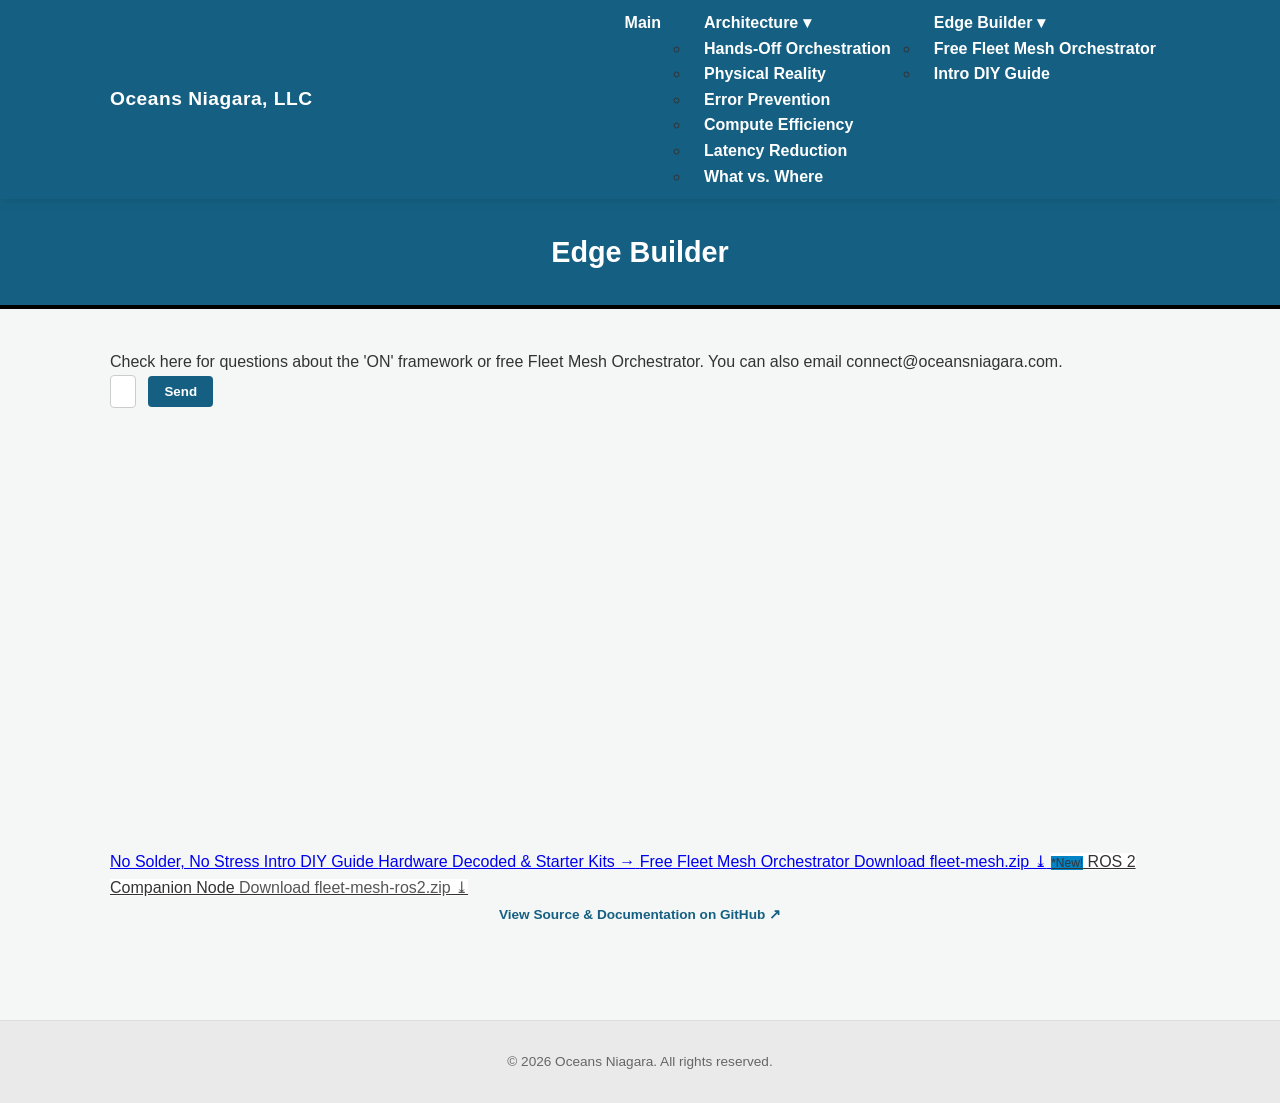
<file: while-youre-here/index.html>
<!DOCTYPE html>
<html>
  <head>
    <meta charset="utf-8">
    <title>Redirecting...</title>
    <meta http-equiv="refresh" content="0; url=/edge-builder">
    <link rel="canonical" href="https://oceansniagara.com">
  </head>
  <body>
    <p>This page has moved. If you are not redirected, <a href="/edge-builder">click here</a>.</p>
  </body>
</html>
</file>
<file: style.css>
:root {
  --dark-teal: #156082;
  --accent-1: #000000;
  --bg-light: #f4f7f6;
  --text-dark: #333333;
}

html { scroll-behavior: smooth; scroll-padding-top: 110px; }
* { box-sizing: border-box; margin: 0; padding: 0; }
body {
  font-family: 'Segoe UI', Tahoma, Geneva, Verdana, sans-serif;
  color: var(--text-dark); background-color: var(--bg-light); line-height: 1.6;
}

nav {
  background-color: var(--dark-teal); position: sticky; top: 0; z-index: 1000;
  min-height: 75px; display: flex; align-items: center; box-shadow: 0 2px 10px rgba(0,0,0,0.1);
}
.nav-container {
  width: 100%; max-width: 1100px; margin: 0 auto; display: flex;
  justify-content: space-between; align-items: center; padding: 10px 20px;
}
.nav-logo {
  color: white; font-weight: bold; text-decoration: none; font-size: 1.2rem; letter-spacing: 0.5px;
}
.nav-links { display: flex; list-style: none; gap: 15px; }
.nav-links a {
  color: white; text-decoration: none; font-weight: 600; padding: 8px 14px;
  border-radius: 4px; transition: all 0.2s ease;
}
.nav-links a:hover { background-color: rgba(255,255,255,0.1); color: #ffee00; }

.page-banner {
  background-color: var(--dark-teal); color: white; padding: 30px 20px;
  text-align: center; border-bottom: 4px solid var(--accent-1);
}
.page-banner h1 { font-size: 1.8rem; font-weight: 700; }

.container { max-width: 1100px; margin: 0 auto; padding: 40px 20px; }
.main-layout { display: flex; justify-content: space-between; align-items: flex-start; gap: 40px; }
.left-content { flex: 1.2; }
.left-content h2 { font-size: 1.5rem; margin: 10px 0; color: var(--dark-teal); }
.left-content p { margin-bottom: 20px; font-size: 1.05rem; }
.right-content { flex: 0.8; display: flex; justify-content: flex-end; }

.terminal-card {
  width: 100%; max-width: 450px; background: #11141a; border: 2px solid var(--dark-teal);
  border-radius: 8px; overflow: hidden; box-shadow: 6px 6px 0px rgba(0,0,0,0.2);
  font-family: 'Consolas', 'Courier New', monospace;
}
.terminal-header {
  background: #1a1f29; padding: 8px 12px; display: flex; align-items: center;
  gap: 6px; border-bottom: 1px solid #28303f;
}
.dot { width: 10px; height: 10px; border-radius: 50%; display: inline-block; }
.dot.red { background: #ff5f56; }
.dot.yellow { background: #ffbd2e; }
.dot.green { background: #27c93f; }
.terminal-title { color: #8892b0; font-size: 0.75rem; margin-left: auto; }
.terminal-body {
  margin: 0; padding: 16px; font-size: 0.85rem; line-height: 1.5; color: #ccd6f6;
  white-space: pre; overflow-x: auto;
}
.t-dim { color: #8892b0; }
.t-green { color: #48bb78; font-weight: bold; }
.t-highlight { color: #ffee00; font-weight: bold; }

.section-card {
  background: white; border: 3px solid var(--dark-teal); border-radius: 12px;
  padding: 25px 30px; margin-bottom: 40px; box-shadow: 8px 8px 0px rgba(21, 96, 130, 0.2);
}
.section-card h2 {
  font-size: 1.5rem; color: var(--dark-teal); margin-bottom: 15px;
  text-transform: uppercase; border-bottom: 3px dashed var(--dark-teal); padding-bottom: 8px;
}
.component-grid {
  display: grid;
  grid-template-columns: repeat(auto-fit, minmax(280px, 1fr));
  gap: 20px;
  margin-top: 20px;
}
.component-box {
  background: #f0f7fa; border: 2px solid #bcdbe7; border-radius: 8px; padding: 15px 18px;
}
.component-box h4 { color: var(--dark-teal); font-size: 1.1rem; margin-bottom: 8px; }
.component-box p { font-size: 0.95rem; margin: 0; }

.btn-action {
  display: inline-block; text-align: center; background-color: #ff5722; color: white;
  font-size: 1.05rem; font-weight: 800; padding: 14px 24px; text-decoration: none;
  border-radius: 6px; border: 2px solid black; box-shadow: 3px 3px 0px black;
  margin-top: 15px; text-transform: uppercase; transition: all 0.1s ease;
}
.btn-action:hover {
  transform: translate(-2px, -2px); box-shadow: 5px 5px 0px black;
  background-color: #ff3d00; color: white;
}
footer {
  text-align: center; padding: 30px; font-size: 0.85rem; color: #666;
  background: #eaeaea; margin-top: 50px; border-top: 1px solid #ddd;
}

@media (max-width: 768px) {
  html, body { overflow-x: clip; max-width: 100%; width: 100%; }
  .nav-container { flex-direction: column; gap: 10px; padding: 12px 10px; }
  .nav-links { display: flex; justify-content: center; gap: 8px; width: 100%; }
  .main-layout { flex-direction: column; align-items: center; gap: 25px; }
  .left-content, .right-content { width: 100%; }
  .btn-action { display: block; width: 100%; }
  .section-card { padding: 20px 15px; }
  .component-grid { grid-template-columns: 1fr; }
}
</file>
<file: see-your-data/style.css>
:root {
  --bg: #0f1117;
  --surface: #171a23;
  --surface-2: #202532;
  --border: #2c3242;
  --text: #eef1f7;
  --muted: #98a2b3;
  --accent: #3b82f6;
  --green: #22c55e;
  --red: #ef4444;
  --radius: 10px;
}

* { box-sizing: border-box; }

body {
  margin: 0;
  font-family: -apple-system, BlinkMacSystemFont, "Segoe UI", Roboto, sans-serif;
  background: var(--bg);
  color: var(--text);
  line-height: 1.45;
}

.app-shell {
  display: grid;
  grid-template-columns: 310px minmax(0, 1fr);
  min-height: 100vh;
}

/* SIDEBAR */
.sidebar {
  background: var(--surface);
  border-right: 1px solid var(--border);
  padding: 16px;
  display: flex;
  flex-direction: column;
  gap: 8px;
  position: sticky;
  top: 0;
  height: 100vh;
  overflow-y: auto;
  align-self: start;
  scrollbar-width: thin;
  scrollbar-color: var(--border) transparent;
}

.sidebar hr {
  margin: 8px 0;
}

.sidebar h2 {
  font-size: 15px;
  margin: 0 0 10px 0;
  color: var(--text);
}

.sidebar-section {
  display: flex;
  flex-direction: column;
  gap: 10px;
}

.field-label, .label-row {
  display: block;
  font-size: 12px;
  color: var(--muted);
  margin: 6px 0 4px 0;
}

textarea, select, input[type="file"] {
  width: 100%;
  background: var(--surface-2);
  color: var(--text);
  border: 1px solid var(--border);
  border-radius: 6px;
  padding: 7px 9px;
  font-size: 13px;
  font-family: inherit;
}

textarea {
  resize: vertical;
  font-family: ui-monospace, SFMono-Regular, Menlo, monospace;
  font-size: 12px;
}

input[type="range"] {
  width: 100%;
  accent-color: var(--accent);
  cursor: pointer;
}

.preset-grid {
  display: grid;
  grid-template-columns: 1fr 1fr;
  gap: 6px;
}

.two-col-fields {
  display: grid;
  grid-template-columns: 1fr 1fr;
  gap: 8px;
}

.checkbox-row, .radio-row {
  display: flex;
  align-items: center;
  gap: 8px;
  font-size: 13px;
  cursor: pointer;
  margin: 4px 0;
}

.radio-stack {
  display: flex;
  flex-direction: column;
  gap: 4px;
}

.slider-header {
  display: flex;
  justify-content: space-between;
  font-size: 13px;
  margin-bottom: 2px;
}

/* BUTTONS & SEGMENTED */
button {
  font-family: inherit;
  font-size: 13px;
  border-radius: 6px;
  cursor: pointer;
  border: 1px solid var(--border);
  transition: background 0.15s, border-color 0.15s;
}

.btn-primary {
  background: var(--accent);
  color: #fff;
  border-color: var(--accent);
  padding: 7px 12px;
  font-weight: 600;
}
.btn-primary:hover { filter: brightness(1.1); }

.btn-secondary {
  background: var(--surface-2);
  color: var(--text);
  padding: 6px 10px;
}
.btn-secondary:hover { border-color: var(--muted); }

.segmented {
  display: inline-flex;
  background: var(--surface-2);
  border: 1px solid var(--border);
  border-radius: 8px;
  padding: 3px;
  gap: 3px;
}
.segmented .seg-btn {
  border: none;
  background: transparent;
  color: var(--muted);
  padding: 5px 11px;
  font-size: 13px;
  border-radius: 6px;
  white-space: nowrap;
}
.segmented .seg-btn.active {
  background: var(--accent);
  color: #fff;
  font-weight: 600;
}
.segmented.small .seg-btn {
  padding: 4px 8px;
  font-size: 12px;
}

/* MAIN AREA */
.main-content {
  padding: 16px 24px 36px;
  max-width: 1020px;
  width: 100%;
  margin: 0 auto;
}

.page-header h1 {
  margin: 0;
  font-size: 24px;
  letter-spacing: -0.02em;
}
.subtitle {
  margin: 2px 0 12px;
  color: var(--muted);
  font-size: 13px;
}

.page-header-row {
  display: flex;
  justify-content: space-between;
  align-items: flex-start;
  gap: 16px;
}
.back-link {
  color: var(--muted);
  text-decoration: none;
  font-size: 12.5px;
  padding: 5px 10px;
  border: 1px solid var(--border);
  border-radius: 6px;
  background: var(--surface);
  white-space: nowrap;
}
.back-link:hover {
  color: var(--text);
  border-color: var(--muted);
}

.toolbar {
  display: flex;
  flex-wrap: wrap;
  align-items: center;
  justify-content: space-between;
  gap: 10px;
  margin-bottom: 12px;
}

.snapshot-bar {
  display: flex;
  flex-wrap: wrap;
  align-items: center;
  gap: 8px;
}
.snapshot-bar select {
  width: auto;
  min-width: 220px;
  max-width: 340px;
}

/* QUICK PLAY VIEW */
.play-live-caption {
  font-size: 12px;
  color: var(--text);
  margin: 8px 0 0;
  font-weight: 500;
}
.play-explainer {
  font-size: 12px;
  color: var(--muted);
  margin: 4px 0 0;
  line-height: 1.48;
}
.play-explainer code {
  color: var(--text);
  background: var(--surface-2);
  padding: 1px 4px;
  border-radius: 4px;
  font-size: 11px;
}
.play-caveat {
  display: block;
  margin-top: 8px;
  font-size: 11.5px;
  color: #cbd5e1;
}

.regime-banner {
  display: flex;
  align-items: center;
  flex-wrap: wrap;
  gap: 10px;
  margin-bottom: 10px;
}
.regime-pill {
  display: inline-block;
  padding: 3px 10px;
  border-radius: 999px;
  font-size: 12px;
  font-weight: 600;
  color: #fff;
  background: #475569;
}

/* HERO VISUALS */
.hero-grid {
  display: grid;
  grid-template-columns: 1fr 1fr;
  gap: 14px;
}
.compare-row {
  margin-top: 10px;
}

.visual-card {
  background: var(--surface);
  border: 1px solid var(--border);
  border-radius: var(--radius);
  padding: 11px 12px;
}
.visual-card h3 {
  margin: 0 0 8px 0;
  font-size: 14px;
}
.visual-card canvas {
  width: 100%;
  max-width: 300px;
  height: auto;
  display: block;
  margin: 0 auto;
  border-radius: 6px;
  background: #000;
}
.visual-card canvas.plot-canvas {
  max-width: none;
  aspect-ratio: 16 / 8;
  background: #0b0d13;
}

.caption, .hint-text {
  font-size: 11.5px;
  color: var(--muted);
  margin: 6px 0 0;
}

hr {
  border: none;
  border-top: 1px solid var(--border);
  margin: 14px 0;
}

/* METRICS */
.simple-metrics-grid {
  display: grid;
  grid-template-columns: repeat(4, minmax(0, 1fr));
  gap: 10px;
}
.bench-metrics-grid {
  display: grid;
  grid-template-columns: repeat(6, minmax(0, 1fr));
  gap: 8px;
  margin-bottom: 8px;
}
.bench-metrics-grid.four-col {
  grid-template-columns: repeat(4, minmax(0, 1fr));
}

.metric-card {
  background: var(--surface);
  border: 1px solid var(--border);
  border-radius: var(--radius);
  padding: 10px 12px;
}
.metric-card.compact {
  padding: 8px 10px;
}
.metric-label {
  font-size: 11.5px;
  color: var(--muted);
  margin-bottom: 3px;
}
.metric-value-row {
  display: flex;
  align-items: baseline;
  gap: 8px;
}
.metric-value {
  font-size: 20px;
  font-weight: 700;
}
.metric-value.small {
  font-size: 17px;
}
.metric-delta {
  font-size: 11.5px;
  font-weight: 600;
}
.metric-delta.pos { color: var(--green); }
.metric-delta.neg { color: var(--red); }
.metric-delta.neutral { color: var(--muted); }

.progress-track {
  width: 100%;
  height: 6px;
  background: var(--surface-2);
  border-radius: 999px;
  overflow: hidden;
  margin: 6px 0 5px;
}
.progress-fill {
  height: 100%;
  width: 0%;
  background: var(--accent);
  transition: width 0.2s ease;
}

.swatch-row {
  display: flex;
  align-items: center;
  gap: 8px;
  margin-top: 4px;
}
.swatch-box {
  width: 34px;
  height: 34px;
  border-radius: 7px;
  border: 1px solid #555;
  flex-shrink: 0;
}
.swatch-box.small {
  width: 26px;
  height: 26px;
  border-radius: 6px;
}

.mono {
  font-family: ui-monospace, SFMono-Regular, Menlo, monospace;
}
.small-txt { font-size: 12px; }

.field-guide {
  background: var(--surface);
  border: 1px solid var(--border);
  border-radius: var(--radius);
  padding: 8px 12px;
  margin-top: 10px;
  font-size: 12.5px;
}
.field-guide summary {
  cursor: pointer;
  font-weight: 600;
}
.field-guide ul {
  margin: 6px 0 0;
  padding-left: 18px;
  color: var(--muted);
}
.field-guide li { margin-bottom: 3px; }

.json-box {
  background: #0b0d13;
  border: 1px solid var(--border);
  border-radius: 6px;
  padding: 10px;
  font-size: 11.5px;
  overflow-x: auto;
  margin: 0;
  min-height: 180px;
  max-height: 260px;
}

/* SNAPSHOT TABLE */
.snapshots-header {
  display: flex;
  justify-content: space-between;
  align-items: center;
  margin-bottom: 8px;
}
.snapshots-header h3 { margin: 0; font-size: 15px; }
.table-wrap {
  overflow-x: auto;
  border: 1px solid var(--border);
  border-radius: var(--radius);
}
table {
  width: 100%;
  border-collapse: collapse;
  font-size: 12px;
}
th, td {
  padding: 7px 10px;
  border-bottom: 1px solid var(--border);
  text-align: left;
  white-space: nowrap;
}
th {
  background: var(--surface-2);
  color: var(--muted);
  font-weight: 600;
}
tr:last-child td { border-bottom: none; }

.hidden { display: none !important; }

.card-header-row {
  display: flex;
  align-items: center;
  justify-content: space-between;
  gap: 8px;
  margin-bottom: 8px;
}
.card-header-row h3 {
  margin: 0;
}
.card-actions {
  display: flex;
  gap: 6px;
}
.btn-xs {
  padding: 3px 8px;
  font-size: 11px;
}
.plot-footer {
  margin-top: 5px;
  min-height: 16px;
}
.plot-readout {
  font-size: 11px;
  color: #cbd5e1;
}
.plot-canvas {
  cursor: crosshair;
}

/* ==========================================
   MOBILE LAYOUT (SPLIT INPUT / OUTPUT)
   ========================================== */
@media (max-width: 980px) {
  .app-shell {
    grid-template-columns: minmax(136px, 42%) minmax(0, 1fr);
    min-height: 0;
    align-content: start;
    align-items: start;
    gap: 8px 10px;
    padding: 10px 10px 28px;
  }

  .main-content {
    display: contents;
  }
  .toolbar {
    display: contents;
  }

  .page-header,
  #view-mode-tabs,
  .sidebar,
  #play-view,
  #simple-view,
  #bench-view,
  .bench-visuals-group,
  .bench-metrics-group,
  .field-guide,
  .snapshot-bar,
  #snapshots-section,
  .visual-card {
    min-width: 0;
  }

  /* 1. Top: Title + Description, then View Tabs */
  .page-header {
    grid-column: 1 / -1;
    grid-row: 1;
    padding: 0 2px;
  }
  .page-header h1 {
    font-size: 21px;
  }
  .subtitle {
    margin: 2px 0 0;
    font-size: 12px;
  }

  #view-mode-tabs {
    grid-column: 1 / -1;
    grid-row: 2;
    justify-self: start;
    max-width: 100%;
    overflow-x: auto;
  }
  .segmented .seg-btn {
    padding: 5px 9px;
    font-size: 12px;
  }

  /* 2. Middle Left: Shrunken Input Sidebar */
  .sidebar {
    grid-column: 1;
    grid-row: 3;
    position: static;
    height: auto;
    overflow-y: visible;
    border: 1px solid var(--border);
    border-radius: var(--radius);
    padding: 10px;
    gap: 6px;
  }
  .sidebar h2 {
    font-size: 13px;
    margin-bottom: 4px;
  }
  .sidebar-section {
    gap: 6px;
  }
  .sidebar .preset-grid,
  .sidebar .two-col-fields {
    grid-template-columns: 1fr;
    gap: 5px;
  }
  .sidebar .segmented {
    width: 100%;
    display: grid;
    grid-template-columns: 1fr 1fr;
  }
  .sidebar .segmented .seg-btn {
    padding: 4px 4px;
    font-size: 11px;
  }
  .sidebar .btn-secondary {
    padding: 5px 6px;
    font-size: 11px;
  }
  .sidebar .field-label,
  .sidebar .label-row,
  .sidebar .checkbox-row,
  .sidebar .radio-row,
  .sidebar .slider-header {
    font-size: 11px;
    margin: 2px 0;
  }
  .sidebar textarea,
  .sidebar select,
  .sidebar input[type="file"] {
    padding: 5px 6px;
    font-size: 16px;
  }
  .sidebar textarea {
    min-height: 74px;
  }
  .play-explainer {
    font-size: 11px;
    margin-top: 4px;
  }
  .play-caveat {
    font-size: 10.5px;
    margin-top: 6px;
  }
  .play-live-caption {
    font-size: 11px;
    margin-top: 5px;
  }

  /* 3. Middle Right: Shrunken Output Views */
  #play-view,
  #simple-view {
    grid-column: 2;
    grid-row: 3;
    align-self: start;
  }

  #bench-view:not(.hidden) {
    display: contents;
  }
  .bench-visuals-group {
    grid-column: 2;
    grid-row: 3;
    align-self: start;
  }
  .bench-metrics-group {
    grid-column: 1 / -1;
    grid-row: 4;
    align-self: start;
    margin-top: 2px;
  }
  .bench-divider {
    display: none;
  }

  /* Shrunken visuals & cards */
  .regime-banner {
    gap: 6px;
    margin-bottom: 8px;
  }
  .regime-pill {
    font-size: 11px;
    padding: 3px 8px;
  }
  .hero-grid,
  .simple-metrics-grid {
    grid-template-columns: minmax(0, 1fr);
    gap: 8px;
  }
  .bench-metrics-grid,
  .bench-metrics-grid.four-col {
    grid-template-columns: repeat(2, minmax(0, 1fr));
    gap: 6px;
    margin-bottom: 6px;
  }

  .visual-card {
    padding: 8px;
  }
  .visual-card h3 {
    font-size: 12px;
    margin-bottom: 6px;
  }
  .visual-card canvas {
    max-width: none;
  }
  .caption, .hint-text {
    font-size: 11px;
    margin-top: 5px;
  }
  .card-header-row {
    flex-wrap: wrap;
    gap: 4px;
    margin-bottom: 6px;
  }
  .btn-xs {
    padding: 2px 6px;
    font-size: 10px;
  }

  .metric-card {
    padding: 8px 9px;
  }
  .metric-card.compact {
    padding: 7px 9px;
  }
  .metric-label {
    font-size: 10.5px;
    line-height: 1.25;
  }
  .metric-value {
    font-size: 16px;
  }
  .metric-value.small {
    font-size: 15px;
  }
  .swatch-box {
    width: 28px;
    height: 28px;
  }
  .swatch-box.small {
    width: 22px;
    height: 22px;
  }
  #simple-view hr {
    margin: 10px 0;
  }

  /* 4. Below Metrics: Field Guide (Bench View) */
  .field-guide {
    grid-column: 1 / -1;
    grid-row: 5;
    margin-top: 2px;
    font-size: 12px;
  }

  /* 5. Bottom: Pin Bar + Snapshot Table across full width */
  .snapshot-bar {
    grid-column: 1 / -1;
    grid-row: 6;
    width: 100%;
    padding-top: 8px;
    border-top: 1px solid var(--border);
  }
  .snapshot-bar select {
    width: 100%;
    min-width: 0;
    max-width: 100%;
    font-size: 16px;
  }

  #snapshots-section {
    grid-column: 1 / -1;
    grid-row: 7;
  }
  #snapshots-section hr {
    margin: 10px 0;
  }
}
</file>
